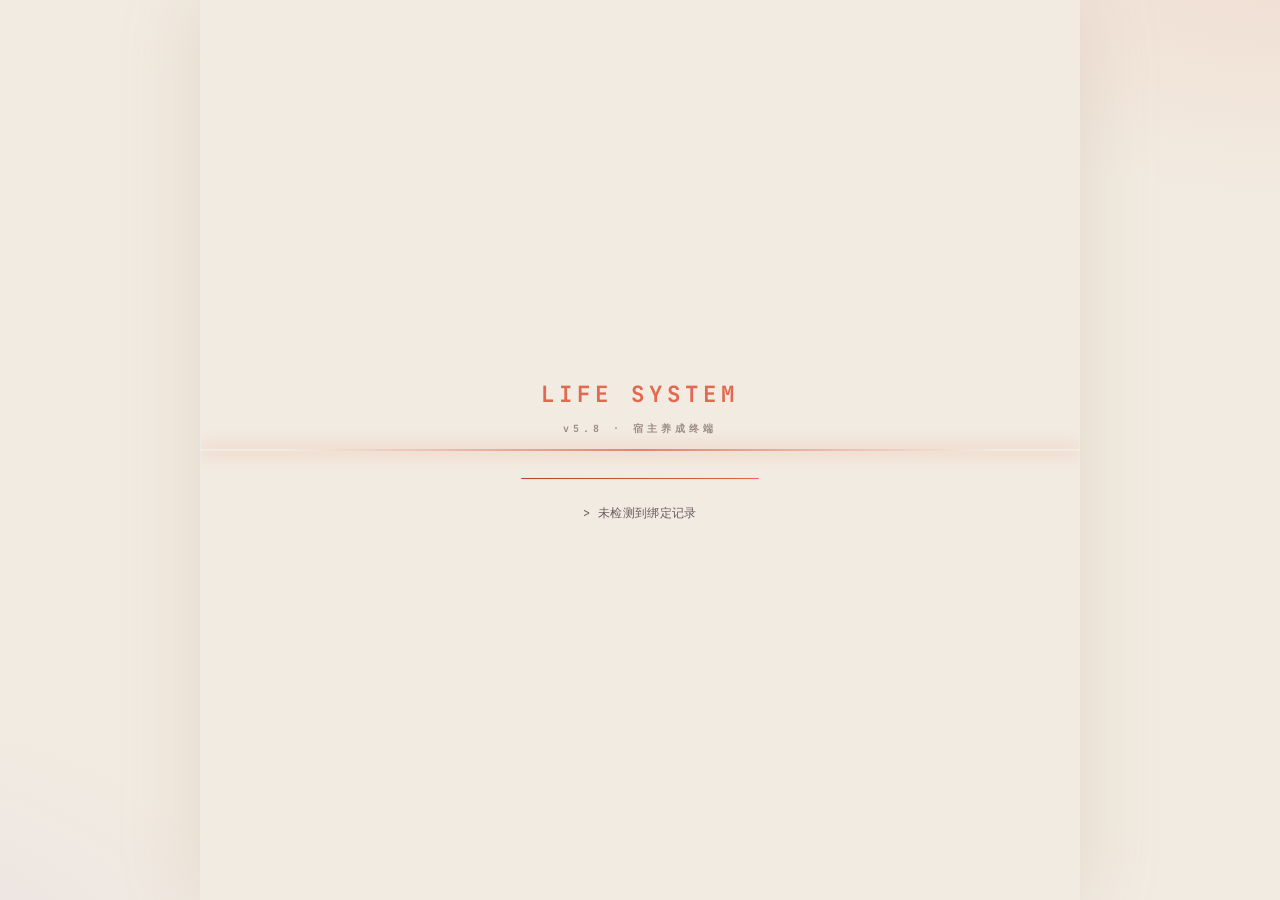
<file: index.html>
﻿<!DOCTYPE html>
<html lang="zh-CN" data-theme="fresh">
<head>
<meta charset="UTF-8">
<meta name="viewport" content="width=device-width, initial-scale=1.0, maximum-scale=5.0">
<meta name="description" content="人生养成系统 — 以 RPG 方式管理你的属性、技能、任务与资产，让每一天的成长清晰可见。">
<meta property="og:type" content="website">
<meta property="og:title" content="人生养成系统 — 把人生玩成一场值得通关的游戏">
<meta property="og:description" content="属性 / 技能 / 任务 / 资产，36500 天人生进度条。数据 100% 本地，无账号无广告，可安装为 App 离线使用。">
<meta property="og:image" content="https://carllynn.github.io/life-system/icon-512.png">
<meta property="og:url" content="https://carllynn.github.io/life-system/">
<meta name="twitter:card" content="summary">
<meta name="theme-color" content="#0b1220">
<meta name="mobile-web-app-capable" content="yes">
<meta name="apple-mobile-web-app-capable" content="yes">
<meta name="apple-mobile-web-app-status-bar-style" content="black-translucent">
<meta name="apple-mobile-web-app-title" content="人生养成系统">
<link rel="manifest" href="manifest.webmanifest">
<link rel="icon" type="image/png" href="icon-192.png">
<link rel="apple-touch-icon" href="icon-192.png">
<title>人生养成系统 v5.8</title>
<link rel="preconnect" href="https://fonts.googleapis.com">
<link rel="preconnect" href="https://fonts.gstatic.com" crossorigin>
<link href="https://fonts.googleapis.com/css2?family=Noto+Serif+SC:wght@400;600;900&family=Noto+Sans+SC:wght@300;400;500;700&family=JetBrains+Mono:wght@400;500;700&display=swap" rel="stylesheet">
<link rel="stylesheet" href="style.css">
<link rel="stylesheet" href="theme.css">
</head>
<body>
<div id="app">
  <!-- ===== 加载屏 ===== -->
  <div id="screen-loading" class="screen active">
    <div class="loading-scan"></div>
    <div class="loading-logo">LIFE SYSTEM<span class="version" id="loading-version">v5.8 · 宿主养成终端</span></div>
    <div class="loading-bar-wrap"><div class="loading-bar" id="loading-bar"></div></div>
    <div class="loading-log" id="loading-log"></div>
  </div>

  <!-- ===== 绑定流程 ===== -->
  <div id="screen-binding" class="screen">
    <div class="binding-progress" id="binding-progress">
      <div class="binding-progress-dot active"></div>
      <div class="binding-progress-dot"></div>
      <div class="binding-progress-dot"></div>
      <div class="binding-progress-dot"></div>
    </div>
    <div class="binding-step active" data-step="1">
      <div class="notice-container">
        <div class="notice-label">须知 一</div>
        <h2 class="notice-title">宿主的终极目标</h2>
        <div class="notice-body"><p>宿主的终极目标是身为人类，在自身条件的限制下，以<strong>利益最大化</strong>为前提，朝着<strong>自由、健康、幸福、快乐</strong>的生活前进。</p></div>
      </div>
      <div class="binding-action"><button class="btn btn-primary btn-block" onclick="LS.bindingNext(1)">理解并继续</button></div>
    </div>
    <div class="binding-step" data-step="2">
      <div class="notice-container">
        <div class="notice-label">须知 二</div>
        <h2 class="notice-title">终点</h2>
        <div class="notice-body"><p>无论贵贱，人生的终点就是死亡。每个人具有<strong>相同的终点</strong>。</p><p>人的一生只有 <span class="stat">36,500</span> 天。</p><p>真正可由自身支配的时间<strong>不足三分之一</strong>。</p><p>所以，宿主要以利益最大化的方式，追求<strong>本心</strong>。</p></div>
      </div>
      <div class="binding-action"><button class="btn btn-primary btn-block" onclick="LS.bindingNext(2)">理解并继续</button></div>
    </div>
    <div class="binding-step" data-step="3">
      <div class="notice-container">
        <div class="notice-label">须知 三</div>
        <h2 class="notice-title">确认绑定</h2>
        <div class="notice-body"><p>若宿主同意并能<strong>坚决贯彻并行动</strong>以上两点须知，请确定。</p><p>系统开始绑定。</p></div>
      </div>
      <div class="binding-action"><button class="btn btn-primary btn-block" onclick="LS.goToBindingForm()">确认绑定</button></div>
    </div>
    <div class="binding-step" data-step="4">
      <div class="notice-container">
        <div class="notice-label">绑定流程</div>
        <h2 class="notice-title">宿主信息录入</h2>
        <div class="notice-body" style="margin-bottom:8px"><p>确定宿主基础信息，系统将生成属性与技能面板。</p></div>
        <div class="form-group"><label class="form-label">姓名</label><input type="text" class="form-input" id="input-name" placeholder="输入宿主姓名" maxlength="20"></div>
        <div class="form-group"><label class="form-label">性别</label>
          <div class="gender-select">
            <div class="gender-option" data-gender="男" onclick="LS.selectGender('男')">男</div>
            <div class="gender-option" data-gender="女" onclick="LS.selectGender('女')">女</div>
          </div>
        </div>
        <div class="form-row">
          <div class="form-group"><label class="form-label">年龄</label><input type="number" class="form-input" id="input-age" placeholder="岁" min="1" max="150"></div>
          <div class="form-group"><label class="form-label">身高 (cm)</label><input type="number" class="form-input" id="input-height" placeholder="cm" min="50" max="300"></div>
        </div>
        <div class="form-group"><label class="form-label">体重 (kg)</label><input type="number" class="form-input" id="input-weight" placeholder="kg" min="10" max="500"></div>
      </div>
      <div class="binding-action"><button class="btn btn-primary btn-block" onclick="LS.completeBinding()">完成绑定</button></div>
    </div>
  </div>

  <!-- ===== 主界面 ===== -->
  <div id="screen-main" class="screen">
    <header class="app-header">
      <div>
        <div class="app-header-title" id="header-title">人生养成系统 <span>v5.8</span></div>
        <div class="app-header-sub" id="header-sub">SYSTEM CORE</div>
      </div>
      <div class="app-header-actions">
        <button class="btn-icon" id="settings-btn" onclick="LS.toggleSettings()" title="设置"><svg width="17" height="17" viewBox="0 0 24 24" fill="none" stroke="currentColor" stroke-width="2" stroke-linecap="round" stroke-linejoin="round"><circle cx="12" cy="12" r="3"/><path d="M19.4 15a1.65 1.65 0 0 0 .33 1.82l.06.06a2 2 0 0 1 0 2.83 2 2 0 0 1-2.83 0l-.06-.06a1.65 1.65 0 0 0-1.82-.33 1.65 1.65 0 0 0-1 1.51V21a2 2 0 0 1-2 2 2 2 0 0 1-2-2v-.09A1.65 1.65 0 0 0 9 19.4a1.65 1.65 0 0 0-1.82.33l-.06.06a2 2 0 0 1-2.83 0 2 2 0 0 1 0-2.83l.06-.06a1.65 1.65 0 0 0 .33-1.82 1.65 1.65 0 0 0-1.51-1H3a2 2 0 0 1-2-2 2 2 0 0 1 2-2h.09A1.65 1.65 0 0 0 4.6 9a1.65 1.65 0 0 0-.33-1.82l-.06-.06a2 2 0 0 1 0-2.83 2 2 0 0 1 2.83 0l.06.06a1.65 1.65 0 0 0 1.82.33H9a1.65 1.65 0 0 0 1-1.51V3a2 2 0 0 1 2-2 2 2 0 0 1 2 2v.09a1.65 1.65 0 0 0 1 1.51 1.65 1.65 0 0 0 1.82-.33l.06-.06a2 2 0 0 1 2.83 0 2 2 0 0 1 0 2.83l-.06.06a1.65 1.65 0 0 0-.33 1.82V9a1.65 1.65 0 0 0 1.51 1H21a2 2 0 0 1 2 2 2 2 0 0 1-2 2h-.09a1.65 1.65 0 0 0-1.51 1z"/></svg></button>
        <button class="pro-badge" id="pro-badge">升级 PRO</button>
      </div>
    </header>
    <div class="app-content">
      <section id="view-system" class="view active"><div id="system-content"></div></section>
      <section id="view-tasks" class="view"><div id="tasks-content"></div></section>
      <section id="view-assets" class="view"><div id="assets-content"></div></section>
      <section id="view-stats" class="view"><div id="stats-content"></div></section>
      <section id="view-health" class="view"><div id="health-content"></div></section>
      <section id="view-library" class="view"><div id="library-content"></div></section>
      <section id="view-settings" class="view"><div id="settings-content"></div></section>
    </div>
  </div>
</div>

<!-- 底部导航（移出 #app，避免主题 backdrop-filter 影响 fixed 定位） -->
<nav class="app-nav" id="app-nav">
  <button class="nav-item active" data-view="system" onclick="LS.switchView('system')"><svg viewBox="0 0 24 24" fill="none" stroke="currentColor" stroke-width="1.8" stroke-linecap="round" stroke-linejoin="round"><path d="M3 11l9-8 9 8"/><path d="M5 10v10h14V10"/></svg><span>今日</span></button>
  <button class="nav-item" data-view="tasks" onclick="LS.switchView('tasks')"><svg viewBox="0 0 24 24" fill="none" stroke="currentColor" stroke-width="1.8" stroke-linecap="round" stroke-linejoin="round"><rect x="3" y="4" width="18" height="18" rx="2"/><path d="M16 2v4M8 2v4M3 10h18"/></svg><span>日程</span></button>
  <button class="nav-item" data-view="assets" onclick="LS.switchView('assets')"><svg viewBox="0 0 24 24" fill="none" stroke="currentColor" stroke-width="1.8" stroke-linecap="round" stroke-linejoin="round"><path d="M12 2v20"/><path d="M17 5H9.5a3.5 3.5 0 0 0 0 7h5a3.5 3.5 0 0 1 0 7H6"/></svg><span>账本</span></button>
  <button class="nav-item" data-view="stats" onclick="LS.switchView('stats')"><svg viewBox="0 0 24 24" fill="none" stroke="currentColor" stroke-width="1.8" stroke-linecap="round" stroke-linejoin="round"><path d="M18 20V10"/><path d="M12 20V4"/><path d="M6 20v-6"/></svg><span>统计</span></button>
  <button class="nav-item" data-view="health" onclick="LS.switchView('health')"><svg viewBox="0 0 24 24" fill="none" stroke="currentColor" stroke-width="1.8" stroke-linecap="round" stroke-linejoin="round"><path d="M22 12h-4l-3 9L9 3l-3 9H2"/></svg><span>健康</span></button>
  <button class="nav-item" data-view="library" onclick="LS.switchView('library')"><svg viewBox="0 0 24 24" fill="none" stroke="currentColor" stroke-width="1.8" stroke-linecap="round" stroke-linejoin="round"><path d="M19 21l-7-5-7 5V5a2 2 0 0 1 2-2h10a2 2 0 0 1 2 2z"/></svg><span>收藏</span></button>
</nav>

<!-- ===== 弹窗 / Toast / 确认 / 文件输入 ===== -->
<div class="modal-overlay" id="modal-overlay">
  <div class="modal" id="modal">
    <div class="modal-handle"></div>
    <button class="modal-close" onclick="LS.closeModal()">&times;</button>
    <div id="modal-body"></div>
  </div>
</div>
<div class="toast-container" id="toast-container"></div>
<div class="install-banner hidden" id="install-banner">
  <div class="ib-icon">📱</div>
  <div class="ib-text"><b>把系统装进手机</b><br>添加「人生养成系统」到主屏幕，随时打开</div>
  <button class="btn btn-primary btn-sm" id="install-btn">安装</button>
  <div class="ib-close" onclick="LS.dismissInstallBanner()">&times;</div>
</div>
<canvas id="confetti-canvas"></canvas>
<div class="confirm-overlay" id="confirm-overlay">
  <div class="confirm-dialog">
    <div class="confirm-title" id="confirm-title"></div>
    <div class="confirm-body" id="confirm-body"></div>
    <div class="confirm-actions">
      <button class="btn btn-ghost" id="confirm-cancel">取消</button>
      <button class="btn btn-primary" id="confirm-ok">确认</button>
    </div>
  </div>
</div>
<input type="file" id="import-file-input" accept=".json" style="display:none" onchange="LS.importData(event)">

<!-- ===== 模块加载（顺序依赖） ===== -->
<script src="core.js"></script>
<script src="state.js"></script>
<script src="ui.js"></script>
<script src="boot.js"></script>
<script src="system.js"></script>
<script src="skills.js"></script>
<script src="tasks.js"></script>
<script src="assets.js"></script>
<script src="stats.js"></script>
<script src="premium.js"></script>
<script src="templates.js"></script>
<script src="report.js"></script>
<script src="today.js"></script>
<script src="theme.js"></script>
<script src="license.js"></script>
<script src="pay.js"></script>
<script src="share.js"></script>
<script src="notify.js"></script>
<script src="install.js"></script>
<script src="focus.js"></script>
<script src="health.js"></script>
<script src="library.js"></script>
<script src="settings.js"></script>
<script src="app.js"></script>
<script>
  // 注册 Service Worker（PWA 离线支持）
  if ('serviceWorker' in navigator) {
    window.addEventListener('load', function () {
      navigator.serviceWorker.register('sw.js').catch(function (err) {
        console.warn('[PWA] SW 注册失败:', err);
      });
    });
  }
</script>
</body>
</html>
</file>
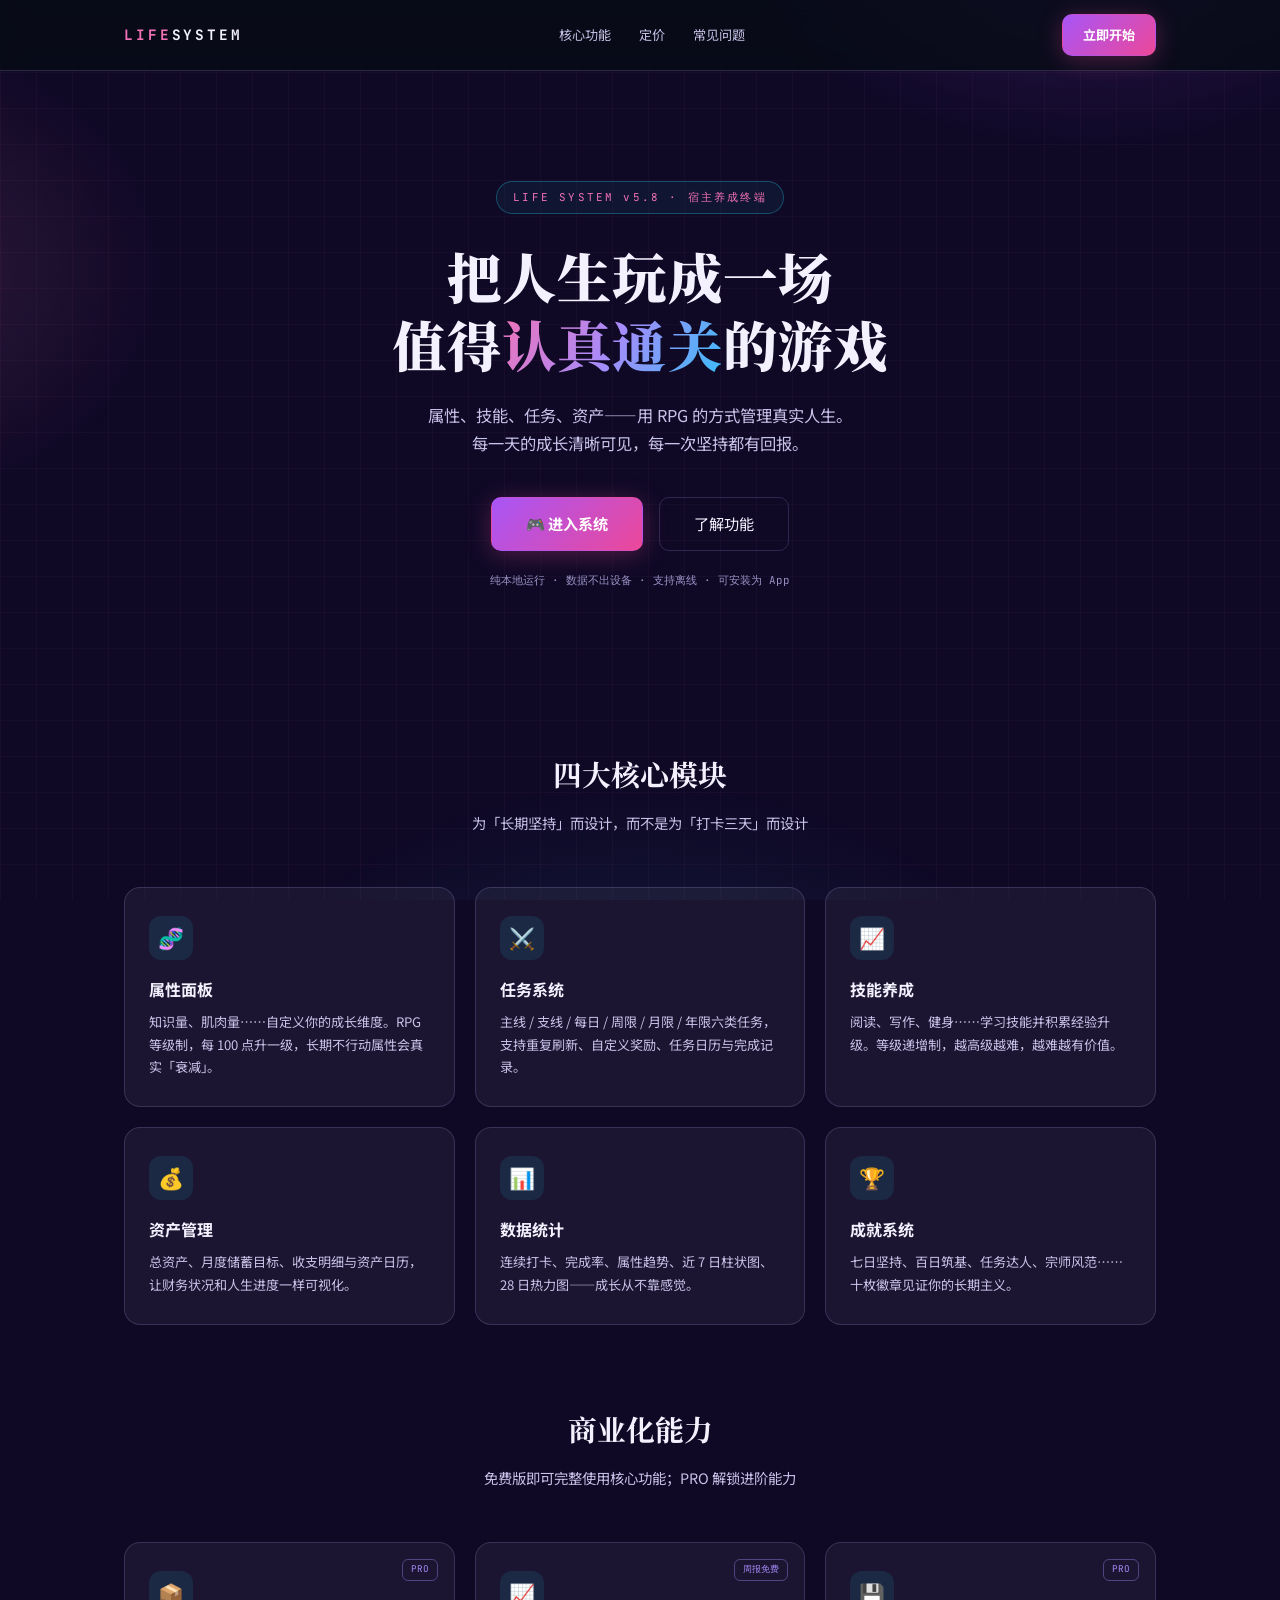
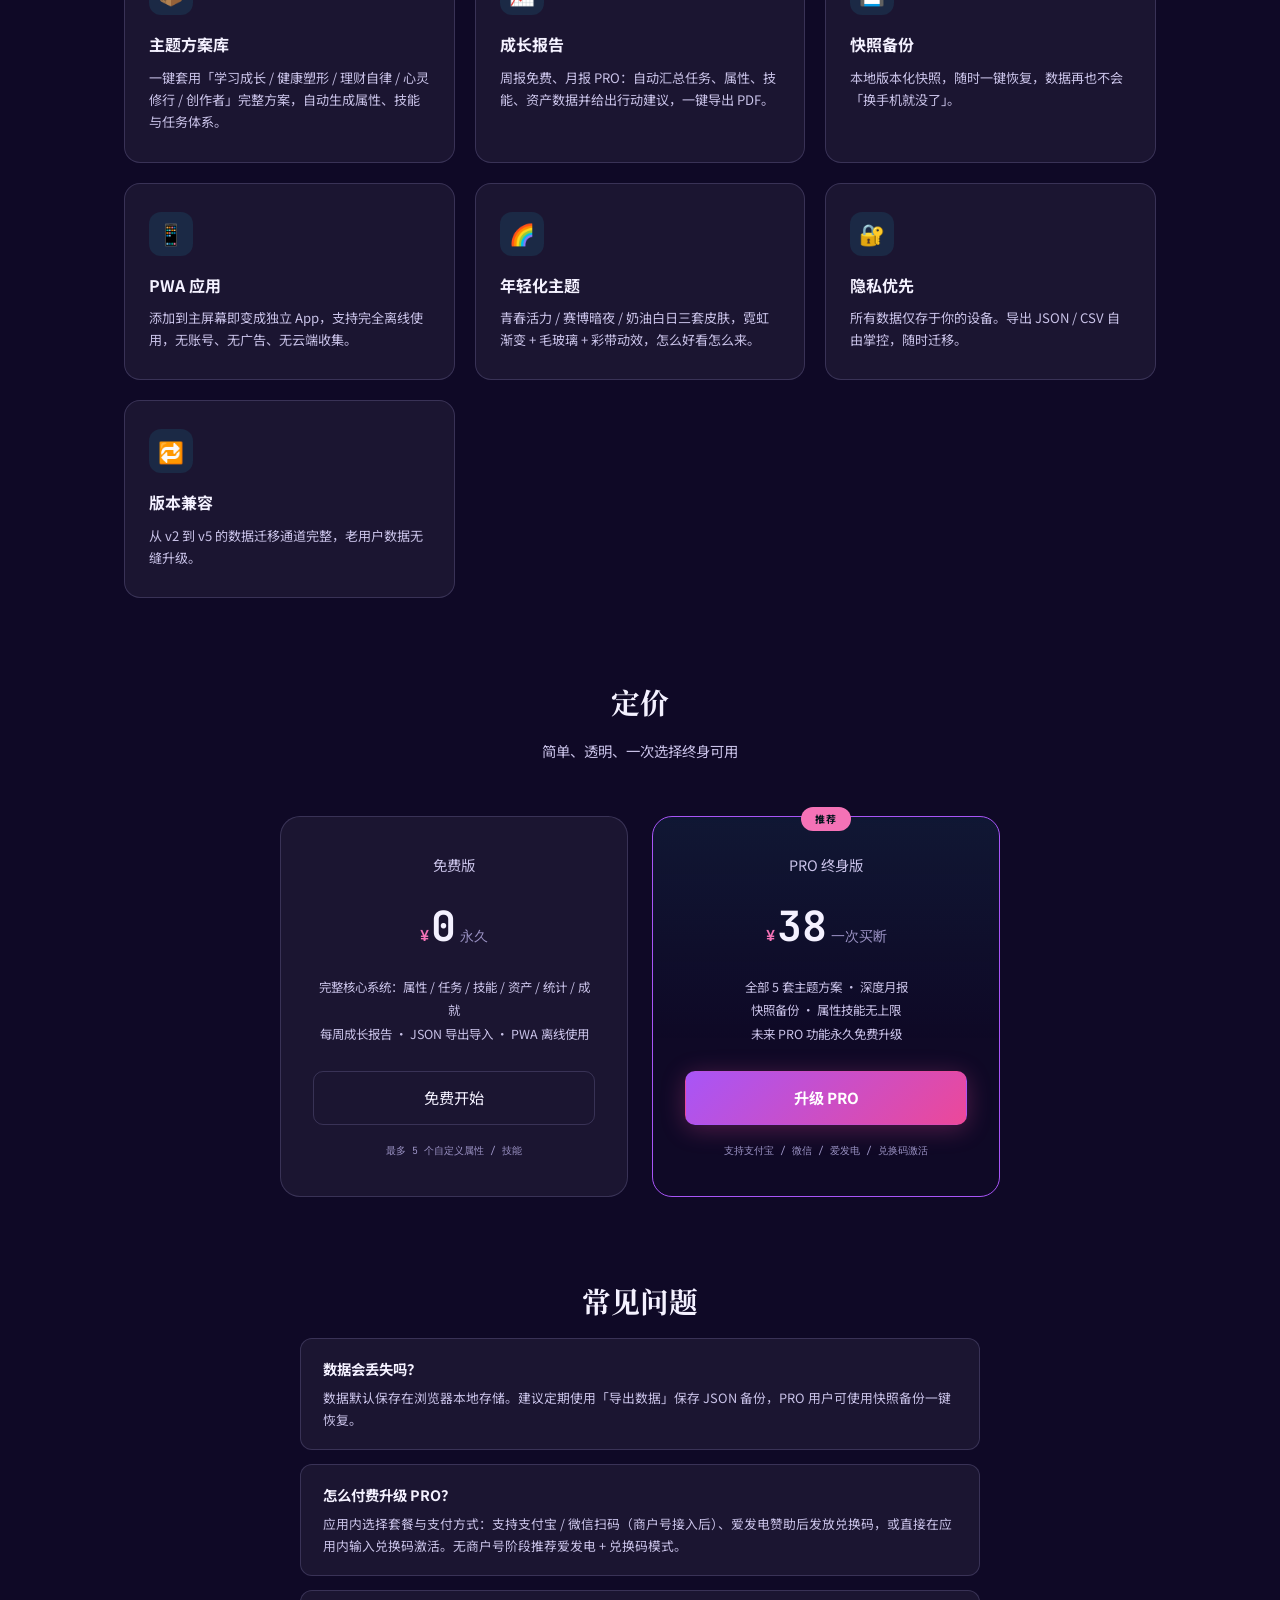
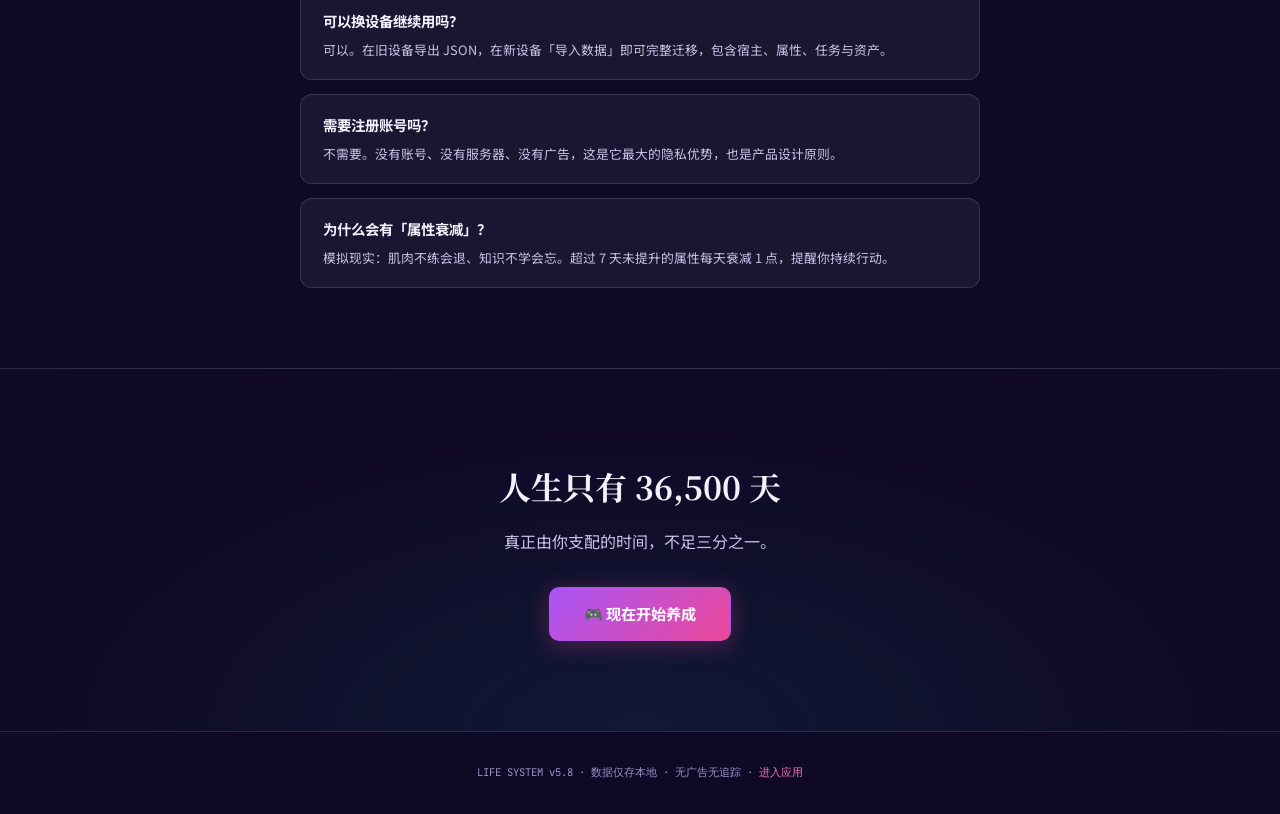
<file: landing.html>
﻿<!DOCTYPE html>
<html lang="zh-CN">
<head>
<meta charset="UTF-8">
<meta name="viewport" content="width=device-width, initial-scale=1.0">
<meta name="description" content="人生养成系统 — 以 RPG 方式管理属性、技能、任务与资产的人生成长终端。数据仅存本地，隐私安全，可离线使用。">
<meta property="og:type" content="website">
<meta property="og:title" content="人生养成系统 — 把人生玩成一场值得通关的游戏">
<meta property="og:description" content="属性 / 技能 / 任务 / 资产 + 36500 天人生进度条。免费开玩，PRO 终身买断 ¥38，一次付费永久使用。">
<meta property="og:image" content="https://carllynn.github.io/life-system/icon-512.png">
<meta property="og:url" content="https://carllynn.github.io/life-system/landing.html">
<meta name="twitter:card" content="summary_large_image">
<title>人生养成系统 — 把人生玩成一场值得通关的游戏</title>
<link rel="preconnect" href="https://fonts.googleapis.com">
<link rel="preconnect" href="https://fonts.gstatic.com" crossorigin>
<link href="https://fonts.googleapis.com/css2?family=Noto+Serif+SC:wght@400;600;900&family=Noto+Sans+SC:wght@300;400;500;700&family=JetBrains+Mono:wght@400;500;700&display=swap" rel="stylesheet">
<link rel="icon" type="image/png" href="icon-192.png">
<style>
:root{
  --bg:#0f0926; --bg-deep:#0f0926; --surface:rgba(255,255,255,.05);
  --border:rgba(196,181,253,.18); --text:#f4f1ff; --muted:#c9c2e8; --faint:#9b92c4;
  --accent:#f472b6; --accent-dim:#a855f7; --violet:#a78bfa;
  --serif:'Noto Serif SC','Songti SC',serif; --sans:'Noto Sans SC',sans-serif; --mono:'JetBrains Mono',monospace;
}
*{box-sizing:border-box;margin:0;padding:0}
html{scroll-behavior:smooth}
body{font-family:var(--sans);background:var(--bg-deep);color:var(--text);line-height:1.7;-webkit-font-smoothing:antialiased;overflow-x:hidden}
body::before{content:'';position:fixed;inset:0;background:
  radial-gradient(600px 400px at 85% -10%, rgba(168,85,247,.22), transparent 60%),
  radial-gradient(500px 400px at -10% 30%, rgba(244,114,182,.16), transparent 60%),
  radial-gradient(700px 500px at 50% 120%, rgba(56,189,248,.12), transparent 60%),
  linear-gradient(rgba(244,114,182,.04) 1px,transparent 1px),linear-gradient(90deg,rgba(244,114,182,.04) 1px,transparent 1px);
  background-size:auto,auto,auto,36px 36px,36px 36px;pointer-events:none;z-index:0}
.wrap{position:relative;z-index:1;max-width:1080px;margin:0 auto;padding:0 24px}

/* Nav */
nav{position:sticky;top:0;z-index:50;backdrop-filter:blur(12px);background:rgba(7,12,22,.8);border-bottom:1px solid var(--border)}
.nav-inner{max-width:1080px;margin:0 auto;padding:14px 24px;display:flex;align-items:center;justify-content:space-between}
.logo{font-family:var(--mono);font-weight:700;letter-spacing:.2em;color:var(--accent);font-size:.9rem}
.logo b{color:var(--text)}
.nav-links{display:flex;gap:28px;font-size:.82rem}
.nav-links a{color:var(--muted);text-decoration:none;transition:color .2s}
.nav-links a:hover{color:var(--accent)}
.btn{display:inline-block;font-family:var(--sans);font-size:.82rem;padding:9px 20px;border-radius:10px;text-decoration:none;transition:all .25s;cursor:pointer;border:1px solid transparent}
.btn-primary{background:linear-gradient(135deg,#a855f7,#ec4899);color:#fff;font-weight:700;box-shadow:0 4px 24px rgba(236,72,153,.30)}
.btn-primary:hover{transform:translateY(-1px);box-shadow:0 8px 32px rgba(34,211,238,.35)}
.btn-ghost{border-color:var(--border);color:var(--text)}
.btn-ghost:hover{border-color:var(--accent-dim);color:var(--accent)}
.btn-lg{padding:13px 34px;font-size:.95rem}

/* Hero */
.hero{padding:110px 0 80px;text-align:center}
.hero-badge{display:inline-block;font-family:var(--mono);font-size:.68rem;letter-spacing:.2em;color:var(--accent);border:1px solid rgba(34,211,238,.3);background:rgba(34,211,238,.06);border-radius:999px;padding:6px 16px;margin-bottom:28px}
.hero h1{font-family:var(--serif);font-size:clamp(2rem,5.2vw,3.4rem);font-weight:900;line-height:1.25;letter-spacing:.02em}
.hero h1 em{font-style:normal;background:linear-gradient(120deg,#f472b6,#a78bfa,#38bdf8);-webkit-background-clip:text;background-clip:text;color:transparent}
.hero-sub{max-width:640px;margin:24px auto 40px;color:var(--muted);font-size:1.02rem}
.hero-cta{display:flex;gap:16px;justify-content:center;flex-wrap:wrap}
.hero-note{font-family:var(--mono);font-size:.68rem;color:var(--faint);margin-top:20px}

/* Feature grid */
.section{padding:80px 0}
.section-title{font-family:var(--serif);font-size:1.8rem;font-weight:700;text-align:center;margin-bottom:12px}
.section-sub{text-align:center;color:var(--muted);font-size:.9rem;margin-bottom:52px}
.grid{display:grid;grid-template-columns:repeat(3,1fr);gap:20px}
.card{background:var(--surface);border:1px solid var(--border);border-radius:16px;padding:28px 24px;transition:all .3s;position:relative;overflow:hidden}
.card:hover{transform:translateY(-4px);border-color:rgba(34,211,238,.4);box-shadow:0 12px 40px rgba(34,211,238,.08)}
.card-icon{width:44px;height:44px;border-radius:12px;background:rgba(34,211,238,.1);display:flex;align-items:center;justify-content:center;font-size:1.3rem;margin-bottom:16px}
.card h3{font-size:1rem;margin-bottom:8px}
.card p{font-size:.82rem;color:var(--muted)}
.card-tag{position:absolute;top:16px;right:16px;font-family:var(--mono);font-size:.58rem;color:var(--violet);border:1px solid rgba(167,139,250,.4);border-radius:6px;padding:2px 8px}

/* Pricing */
.pricing-grid{display:grid;grid-template-columns:1fr 1fr;gap:24px;max-width:720px;margin:0 auto}
.price-card{background:var(--surface);border:1px solid var(--border);border-radius:20px;padding:36px 32px;text-align:center;position:relative}
.price-card.featured{border-color:var(--accent-dim);background:linear-gradient(180deg,rgba(34,211,238,.07),transparent 60%)}
.price-tag{position:absolute;top:-10px;left:50%;transform:translateX(-50%);background:var(--accent);color:#03141c;font-size:.62rem;font-weight:700;letter-spacing:.1em;border-radius:999px;padding:4px 14px}
.price-name{font-size:.9rem;color:var(--muted);margin-bottom:14px}
.price-num{font-family:var(--mono);font-size:2.6rem;font-weight:700}
.price-num small{font-size:.95rem;color:var(--accent);margin-right:2px}
.price-num span{font-size:.85rem;color:var(--faint);font-weight:400;margin-left:4px}
.price-desc{font-size:.78rem;color:var(--muted);margin:14px 0 24px;line-height:1.9}
.price-note{font-size:.62rem;color:var(--faint);margin-top:18px;font-family:var(--mono)}

/* FAQ */
.faq{max-width:680px;margin:0 auto;display:flex;flex-direction:column;gap:14px}
.faq-item{background:var(--surface);border:1px solid var(--border);border-radius:12px;padding:18px 22px}
.faq-item h4{font-size:.9rem;margin-bottom:6px;color:var(--text)}
.faq-item p{font-size:.8rem;color:var(--muted)}

/* Footer CTA */
.cta-band{text-align:center;padding:90px 0;border-top:1px solid var(--border);background:radial-gradient(600px 300px at 50% 100%,rgba(34,211,238,.08),transparent)}
.cta-band h2{font-family:var(--serif);font-size:2rem;margin-bottom:14px}
.cta-band p{color:var(--muted);margin-bottom:32px}
footer{padding:32px 0;text-align:center;font-family:var(--mono);font-size:.66rem;color:var(--faint);border-top:1px solid var(--border)}
@media(max-width:820px){
  .grid{grid-template-columns:1fr}
  .pricing-grid{grid-template-columns:1fr}
  .nav-links{display:none}
  .hero{padding:80px 0 60px}
}
</style>
</head>
<body>
<nav>
  <div class="nav-inner">
    <div class="logo">LIFE<b>SYSTEM</b></div>
    <div class="nav-links">
      <a href="#features">核心功能</a><a href="#pricing">定价</a><a href="#faq">常见问题</a>
    </div>
    <a href="index.html" class="btn btn-primary">立即开始</a>
  </div>
</nav>

<header class="hero wrap">
  <div class="hero-badge">LIFE SYSTEM v5.8 · 宿主养成终端</div>
  <h1>把人生玩成一场<br>值得<em>认真通关</em>的游戏</h1>
  <p class="hero-sub">属性、技能、任务、资产——用 RPG 的方式管理真实人生。<br>每一天的成长清晰可见，每一次坚持都有回报。</p>
  <div class="hero-cta">
    <a href="index.html" class="btn btn-primary btn-lg">🎮 进入系统</a>
    <a href="#features" class="btn btn-ghost btn-lg">了解功能</a>
  </div>
  <div class="hero-note">纯本地运行 · 数据不出设备 · 支持离线 · 可安装为 App</div>
</header>

<section class="section" id="features">
  <div class="wrap">
    <h2 class="section-title">四大核心模块</h2>
    <p class="section-sub">为「长期坚持」而设计，而不是为「打卡三天」而设计</p>
    <div class="grid">
      <div class="card"><div class="card-icon">🧬</div><h3>属性面板</h3><p>知识量、肌肉量……自定义你的成长维度。RPG 等级制，每 100 点升一级，长期不行动属性会真实「衰减」。</p></div>
      <div class="card"><div class="card-icon">⚔️</div><h3>任务系统</h3><p>主线 / 支线 / 每日 / 周限 / 月限 / 年限六类任务，支持重复刷新、自定义奖励、任务日历与完成记录。</p></div>
      <div class="card"><div class="card-icon">📈</div><h3>技能养成</h3><p>阅读、写作、健身……学习技能并积累经验升级。等级递增制，越高级越难，越难越有价值。</p></div>
      <div class="card"><div class="card-icon">💰</div><h3>资产管理</h3><p>总资产、月度储蓄目标、收支明细与资产日历，让财务状况和人生进度一样可视化。</p></div>
      <div class="card"><div class="card-icon">📊</div><h3>数据统计</h3><p>连续打卡、完成率、属性趋势、近 7 日柱状图、28 日热力图——成长从不靠感觉。</p></div>
      <div class="card"><div class="card-icon">🏆</div><h3>成就系统</h3><p>七日坚持、百日筑基、任务达人、宗师风范……十枚徽章见证你的长期主义。</p></div>
    </div>
  </div>
</section>

<section class="section" style="padding-top:0">
  <div class="wrap">
    <h2 class="section-title">商业化能力</h2>
    <p class="section-sub">免费版即可完整使用核心功能；PRO 解锁进阶能力</p>
    <div class="grid">
      <div class="card"><div class="card-icon">📦</div><h3>主题方案库</h3><p>一键套用「学习成长 / 健康塑形 / 理财自律 / 心灵修行 / 创作者」完整方案，自动生成属性、技能与任务体系。<span class="card-tag">PRO</span></p></div>
      <div class="card"><div class="card-icon">📈</div><h3>成长报告</h3><p>周报免费、月报 PRO：自动汇总任务、属性、技能、资产数据并给出行动建议，一键导出 PDF。<span class="card-tag">周报免费</span></p></div>
      <div class="card"><div class="card-icon">💾</div><h3>快照备份</h3><p>本地版本化快照，随时一键恢复，数据再也不会「换手机就没了」。<span class="card-tag">PRO</span></p></div>
      <div class="card"><div class="card-icon">📱</div><h3>PWA 应用</h3><p>添加到主屏幕即变成独立 App，支持完全离线使用，无账号、无广告、无云端收集。</p></div>
      <div class="card"><div class="card-icon">🌈</div><h3>年轻化主题</h3><p>青春活力 / 赛博暗夜 / 奶油白日三套皮肤，霓虹渐变 + 毛玻璃 + 彩带动效，怎么好看怎么来。</p></div>
      <div class="card"><div class="card-icon">🔐</div><h3>隐私优先</h3><p>所有数据仅存于你的设备。导出 JSON / CSV 自由掌控，随时迁移。</p></div>
      <div class="card"><div class="card-icon">🔁</div><h3>版本兼容</h3><p>从 v2 到 v5 的数据迁移通道完整，老用户数据无缝升级。</p></div>
    </div>
  </div>
</section>

<section class="section" id="pricing" style="padding-top:0">
  <div class="wrap">
    <h2 class="section-title">定价</h2>
    <p class="section-sub">简单、透明、一次选择终身可用</p>
    <div class="pricing-grid">
      <div class="price-card">
        <div class="price-name">免费版</div>
        <div class="price-num"><small>¥</small>0<span>永久</span></div>
        <p class="price-desc">完整核心系统：属性 / 任务 / 技能 / 资产 / 统计 / 成就<br>每周成长报告 · JSON 导出导入 · PWA 离线使用</p>
        <a href="index.html" class="btn btn-ghost btn-lg" style="width:100%">免费开始</a>
        <div class="price-note">最多 5 个自定义属性 / 技能</div>
      </div>
      <div class="price-card featured">
        <div class="price-tag">推荐</div>
        <div class="price-name">PRO 终身版</div>
        <div class="price-num"><small>¥</small>38<span>一次买断</span></div>
        <p class="price-desc">全部 5 套主题方案 · 深度月报<br>快照备份 · 属性技能无上限<br>未来 PRO 功能永久免费升级</p>
        <a href="index.html" class="btn btn-primary btn-lg" style="width:100%">升级 PRO</a>
        <div class="price-note">支持支付宝 / 微信 / 爱发电 / 兑换码激活</div>
      </div>
    </div>
  </div>
</section>

<section class="section" id="faq" style="padding-top:0">
  <div class="wrap">
    <h2 class="section-title">常见问题</h2>
    <div class="faq">
      <div class="faq-item"><h4>数据会丢失吗？</h4><p>数据默认保存在浏览器本地存储。建议定期使用「导出数据」保存 JSON 备份，PRO 用户可使用快照备份一键恢复。</p></div>
      <div class="faq-item"><h4>怎么付费升级 PRO？</h4><p>应用内选择套餐与支付方式：支持支付宝 / 微信扫码（商户号接入后）、爱发电赞助后发放兑换码，或直接在应用内输入兑换码激活。无商户号阶段推荐爱发电 + 兑换码模式。</p></div>
      <div class="faq-item"><h4>可以换设备继续用吗？</h4><p>可以。在旧设备导出 JSON，在新设备「导入数据」即可完整迁移，包含宿主、属性、任务与资产。</p></div>
      <div class="faq-item"><h4>需要注册账号吗？</h4><p>不需要。没有账号、没有服务器、没有广告，这是它最大的隐私优势，也是产品设计原则。</p></div>
      <div class="faq-item"><h4>为什么会有「属性衰减」？</h4><p>模拟现实：肌肉不练会退、知识不学会忘。超过 7 天未提升的属性每天衰减 1 点，提醒你持续行动。</p></div>
    </div>
  </div>
</section>

<div class="cta-band">
  <div class="wrap">
    <h2>人生只有 36,500 天</h2>
    <p>真正由你支配的时间，不足三分之一。</p>
    <a href="index.html" class="btn btn-primary btn-lg">🎮 现在开始养成</a>
  </div>
</div>

<footer>LIFE SYSTEM v5.8 · 数据仅存本地 · 无广告无追踪 · <a href="index.html" style="color:var(--accent);text-decoration:none">进入应用</a></footer>
</body>
</html>
</file>
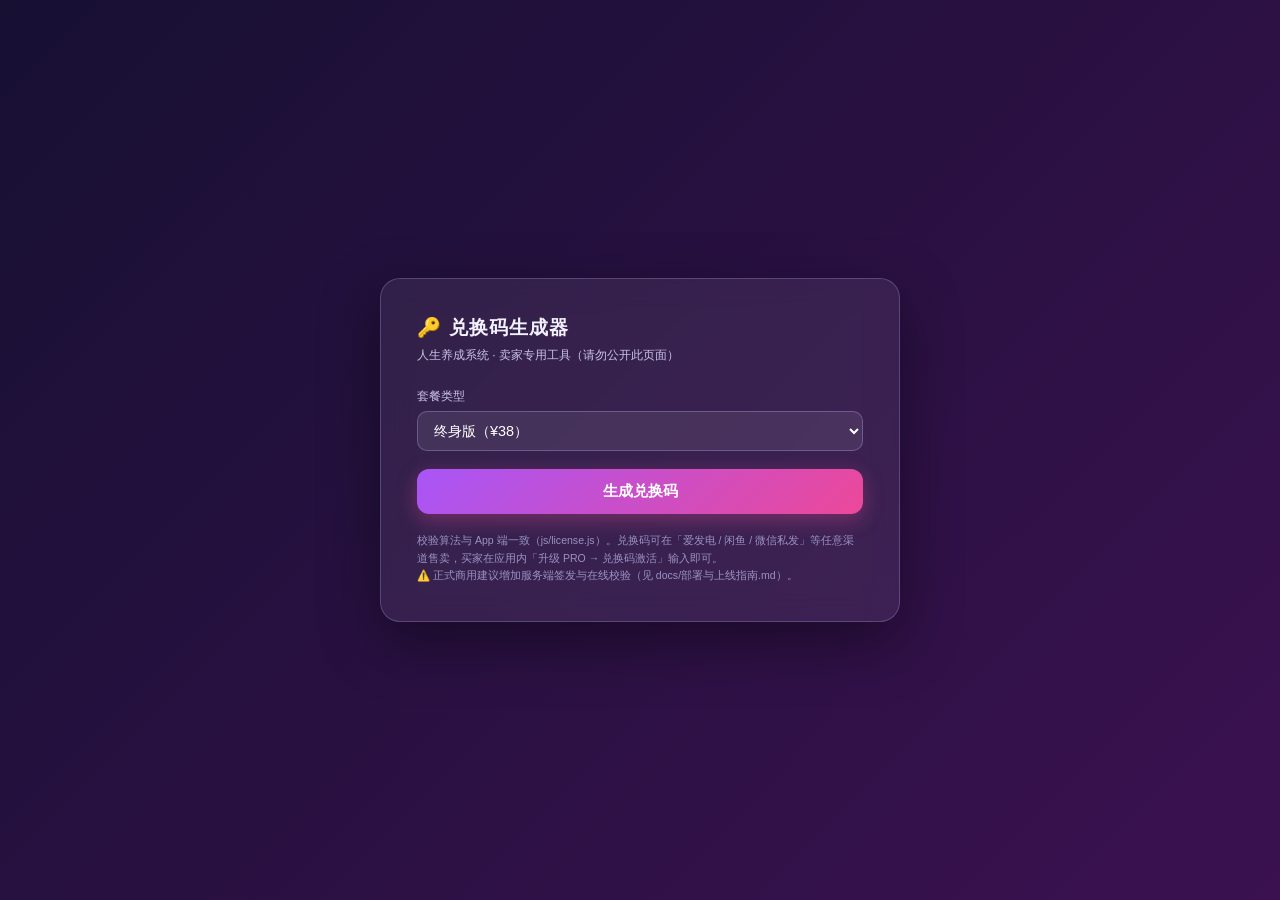
<file: license.html>
<!DOCTYPE html>
<html lang="zh-CN">
<head>
<meta charset="UTF-8">
<meta name="viewport" content="width=device-width, initial-scale=1.0">
<title>兑换码生成器 · 人生养成系统（卖家工具）</title>
<style>
*{box-sizing:border-box;margin:0;padding:0}
body{font-family:'Noto Sans SC','Microsoft YaHei',sans-serif;background:linear-gradient(135deg,#171033,#3b1150);min-height:100vh;display:flex;align-items:center;justify-content:center;padding:24px;color:#f4f1ff}
.card{background:rgba(255,255,255,.07);backdrop-filter:blur(14px);border:1px solid rgba(196,181,253,.25);border-radius:20px;padding:36px;width:100%;max-width:520px;box-shadow:0 20px 60px rgba(0,0,0,.4)}
h1{font-size:1.2rem;margin-bottom:6px;letter-spacing:.06em}
.sub{font-size:.75rem;color:#c9c2e8;margin-bottom:24px}
label{display:block;font-size:.75rem;color:#c9c2e8;margin:14px 0 6px}
select,input{width:100%;padding:10px 12px;border-radius:10px;border:1px solid rgba(196,181,253,.3);background:rgba(255,255,255,.08);color:#fff;font-size:.9rem}
button{margin-top:18px;width:100%;padding:12px;border:none;border-radius:12px;background:linear-gradient(135deg,#a855f7,#ec4899);color:#fff;font-size:.95rem;font-weight:700;cursor:pointer;box-shadow:0 6px 20px rgba(236,72,153,.35)}
button:hover{transform:translateY(-1px)}
#out{margin-top:18px;font-family:'JetBrains Mono',Consolas,monospace;font-size:1rem;letter-spacing:.1em;background:rgba(0,0,0,.35);border:1px dashed rgba(244,114,182,.5);border-radius:12px;padding:16px;text-align:center;word-break:break-all;color:#f9a8d4;display:none}
.note{font-size:.66rem;color:#9b92c4;margin-top:18px;line-height:1.7}
.copy{background:rgba(255,255,255,.12);margin-top:8px;box-shadow:none}
.history{margin-top:14px;font-size:.7rem;color:#c9c2e8}
.history div{background:rgba(255,255,255,.06);border-radius:8px;padding:6px 10px;margin-top:6px;display:flex;justify-content:space-between;font-family:Consolas,monospace}
</style>
</head>
<body>
<div class="card">
  <h1>🔑 兑换码生成器</h1>
  <div class="sub">人生养成系统 · 卖家专用工具（请勿公开此页面）</div>
  <label>套餐类型</label>
  <select id="plan">
    <option value="lifetime">终身版（¥38）</option>
  </select>
  <button onclick="gen()">生成兑换码</button>
  <div id="out"></div>
  <button class="copy" onclick="copyKey()" id="copyBtn" style="display:none">复制</button>
  <div class="history" id="history"></div>
  <div class="note">校验算法与 App 端一致（js/license.js）。兑换码可在「爱发电 / 闲鱼 / 微信私发」等任意渠道售卖，买家在应用内「升级 PRO → 兑换码激活」输入即可。<br>⚠️ 正式商用建议增加服务端签发与在线校验（见 docs/部署与上线指南.md）。</div>
</div>
<script>
const ALPHABET='ABCDEFGHJKLMNPQRSTUVWXYZ23456789';
const SECRET='LifeSystem2026*#Youth';
function hash(s){let h=5381;for(let i=0;i<s.length;i++)h=((h*33)^s.charCodeAt(i))>>>0;return h;}
function randGroup(len){let s='';const a=new Uint32Array(len);crypto.getRandomValues(a);for(let i=0;i<len;i++)s+=ALPHABET[a[i]%ALPHABET.length];return s;}
function gen(){
  const type=document.getElementById('plan').value;
  const body=randGroup(15);
  const check=ALPHABET[((hash(body+SECRET+type)%36)+36)%36];
  const groups=(body+check).match(/.{4}/g);
  const key='LS-'+groups.join('-');
  document.getElementById('out').style.display='block';
  document.getElementById('out').textContent=key;
  document.getElementById('copyBtn').style.display='block';
  const hist=document.getElementById('history');
  const row=document.createElement('div');
  row.innerHTML='<span>'+(type==='lifetime'?'终身':'月卡')+'</span><span>'+key+'</span>';
  hist.prepend(row);
  while(hist.children.length>10)hist.lastChild.remove();
}
function copyKey(){navigator.clipboard.writeText(document.getElementById('out').textContent).then(()=>{document.getElementById('copyBtn').textContent='✓ 已复制';setTimeout(()=>document.getElementById('copyBtn').textContent='复制',1500);});}
</script>
</body>
</html>
</file>
<file: style.css>
/* ============================================
   人生养成系统 v3.0 — 科技风主题
   ============================================ */
:root {
  /* Backgrounds — deep space blue-black */
  --bg:           oklch(14% 0.02 255);
  --bg-deep:      oklch(10% 0.025 255);
  --surface-1:    oklch(18% 0.025 255 / 0.85);
  --surface-2:    oklch(23% 0.03 255 / 0.9);
  --surface-3:    oklch(30% 0.035 255);

  /* Text — cool off-white with blue tint */
  --text-primary:   oklch(93% 0.01 230);
  --text-secondary: oklch(75% 0.02 230);
  --text-tertiary:  oklch(58% 0.025 240);
  --text-faint:     oklch(42% 0.025 245);

  /* Borders — neon cyan tints */
  --border:         oklch(40% 0.06 230);
  --border-subtle:  oklch(30% 0.045 235);
  --border-strong:  oklch(52% 0.09 225);

  /* Accent — cyber cyan */
  --accent:       oklch(85% 0.12 200);
  --accent-dim:   oklch(70% 0.12 210);
  --accent-deep:  oklch(55% 0.14 225);
  --accent-glow:  oklch(85% 0.12 200 / 0.12);

  /* Secondary — neon violet */
  --violet:       oklch(72% 0.17 300);
  --violet-dim:   oklch(58% 0.15 300);
  --violet-glow:  oklch(72% 0.17 300 / 0.12);

  /* Semantic */
  --success:    oklch(80% 0.15 155);
  --warning:    oklch(82% 0.15 85);
  --error:      oklch(72% 0.19 25);
  --info:       oklch(75% 0.12 235);

  --font-serif: 'Noto Serif SC', 'Songti SC', Georgia, serif;
  --font-sans:  'Noto Sans SC', -apple-system, BlinkMacSystemFont, 'Segoe UI', sans-serif;
  --font-mono:  'JetBrains Mono', 'SF Mono', 'Consolas', monospace;

  --sp-xs: 4px; --sp-sm: 8px; --sp-md: 16px;
  --sp-lg: 24px; --sp-xl: 40px; --sp-2xl: 64px;
  --r-sm: 6px; --r-md: 10px; --r-lg: 16px; --r-xl: 24px;

  --ease-out-quart: cubic-bezier(0.25, 1, 0.5, 1);
  --ease-out-expo:  cubic-bezier(0.16, 1, 0.3, 1);
  --ease-in-out:    cubic-bezier(0.65, 0, 0.35, 1);
  --dur-fast: 150ms; --dur-norm: 300ms; --dur-slow: 500ms;

  --app-max-w: 480px; --nav-h: 64px;
}

*,*::before,*::after{box-sizing:border-box;margin:0;padding:0}
html{font-size:16px;-webkit-text-size-adjust:100%}
body{
  font-family:var(--font-sans);background:var(--bg-deep);color:var(--text-primary);
  line-height:1.6;min-height:100vh;overflow-x:hidden;-webkit-font-smoothing:antialiased;
  background-image:
    linear-gradient(oklch(80% 0.12 200 / 0.03) 1px, transparent 1px),
    linear-gradient(90deg, oklch(80% 0.12 200 / 0.03) 1px, transparent 1px);
  background-size: 36px 36px;
}
/* Ambient glow orbs */
body::before,body::after{
  content:'';position:fixed;border-radius:50%;filter:blur(120px);z-index:0;pointer-events:none;
}
body::before{width:420px;height:420px;top:-140px;right:-140px;background:oklch(55% 0.14 225 / 0.14)}
body::after{width:360px;height:360px;bottom:-120px;left:-120px;background:oklch(58% 0.15 300 / 0.10)}

button,input,select,textarea{font-family:inherit;font-size:inherit;color:inherit}
button{cursor:pointer;border:none;background:none}
::selection{background:var(--accent-glow);color:var(--text-primary)}
:focus-visible{outline:2px solid var(--accent);outline-offset:2px;border-radius:var(--r-sm)}
::-webkit-scrollbar{width:6px}
::-webkit-scrollbar-track{background:transparent}
::-webkit-scrollbar-thumb{background:var(--border);border-radius:3px}
::-webkit-scrollbar-thumb:hover{background:var(--border-strong)}

#app{max-width:var(--app-max-w);margin:0 auto;min-height:100vh;min-height:100svh;position:relative;z-index:1;background:oklch(12% 0.02 255 / 0.92);box-shadow:0 0 80px oklch(0% 0 0 / 0.6),inset 0 0 40px oklch(55% 0.14 225 / 0.03)}
.screen{display:none;min-height:100vh;min-height:100svh;position:relative}
.screen.active{display:block}

/* ============================================
   Loading Screen — cyber boot
   ============================================ */
#screen-loading{display:none;flex-direction:column;align-items:center;justify-content:center;padding:var(--sp-xl);background:var(--bg-deep);overflow:hidden}
#screen-loading.active{display:flex}
.loading-scan{position:absolute;left:0;right:0;height:2px;background:linear-gradient(90deg,transparent 10%,var(--accent) 50%,transparent 90%);opacity:0.8;box-shadow:0 0 16px var(--accent);animation:scan-down 2.2s var(--ease-in-out) infinite}
@keyframes scan-down{0%{top:0%;opacity:0}10%{opacity:0.8}90%{opacity:0.8}100%{top:100%;opacity:0}}
.loading-logo{font-family:var(--font-mono);font-weight:700;font-size:1.4rem;letter-spacing:0.22em;color:var(--accent);text-align:center;margin-bottom:var(--sp-xl);text-shadow:0 0 24px var(--accent-glow),0 0 60px var(--accent-glow);opacity:0;animation:fade-in 600ms var(--ease-out-expo) 200ms forwards}
.loading-logo .version{display:block;font-size:0.62rem;color:var(--text-tertiary);letter-spacing:0.4em;margin-top:var(--sp-sm)}
.loading-bar-wrap{width:240px;height:3px;background:var(--surface-2);border-radius:2px;overflow:hidden;margin-bottom:var(--sp-lg);border:1px solid var(--border-subtle)}
.loading-bar{height:100%;width:0%;background:linear-gradient(90deg,var(--accent-deep),var(--accent),var(--violet));border-radius:2px;box-shadow:0 0 16px var(--accent-glow);transition:width 1.8s var(--ease-out-quart)}
.loading-log{font-family:var(--font-mono);font-size:0.75rem;color:var(--text-tertiary);text-align:center;min-height:1.5em;letter-spacing:0.03em}
.loading-log .log-line{opacity:0;animation:fade-in 300ms var(--ease-out-quart) forwards;color:var(--text-secondary)}
.loading-log .log-line .ok{color:var(--success)}
@keyframes fade-in{to{opacity:1}}

/* ============================================
   Binding Flow
   ============================================ */
#screen-binding{background:var(--bg-deep)}
.binding-progress{display:flex;align-items:center;gap:var(--sp-sm);padding:var(--sp-lg) var(--sp-lg) 0}
.binding-progress-dot{flex:1;height:2px;background:var(--surface-2);border-radius:1px;transition:background var(--dur-norm) var(--ease-out-quart)}
.binding-progress-dot.done{background:var(--accent-dim);box-shadow:0 0 6px var(--accent-glow)}
.binding-progress-dot.active{background:var(--accent);box-shadow:0 0 8px var(--accent-glow)}
.binding-step{display:none}
.binding-step.active{display:block;animation:step-enter 500ms var(--ease-out-expo)}
@keyframes step-enter{from{opacity:0;transform:translateY(16px)}to{opacity:1;transform:translateY(0)}}
.notice-container{padding:var(--sp-lg) var(--sp-xl) var(--sp-2xl);max-width:440px;margin:0 auto}
.notice-label{font-family:var(--font-mono);font-size:0.7rem;color:var(--accent-dim);letter-spacing:0.3em;text-transform:uppercase;margin-bottom:var(--sp-md);text-shadow:0 0 12px var(--accent-glow)}
.notice-title{font-family:var(--font-mono);font-weight:600;font-size:1.15rem;color:var(--text-primary);margin-bottom:var(--sp-lg);letter-spacing:0.08em}
.notice-title::before{content:'▸ ';color:var(--accent)}
.notice-body{font-size:0.95rem;color:var(--text-secondary);line-height:1.85;letter-spacing:0.02em}
.notice-body p{margin-bottom:var(--sp-md)}
.notice-body strong{color:var(--accent);font-weight:500}
.notice-body .stat{font-family:var(--font-mono);font-size:1.1rem;color:var(--text-primary);font-weight:500}
.binding-action{padding:var(--sp-xl) var(--sp-xl) var(--sp-2xl);max-width:440px;margin:0 auto}

/* Form */
.form-group{margin-bottom:var(--sp-lg)}
.form-label{display:block;font-size:0.8rem;color:var(--text-secondary);margin-bottom:var(--sp-sm);letter-spacing:0.08em}
.form-input,.form-textarea{width:100%;padding:12px 16px;background:oklch(15% 0.02 255 / 0.9);border:1px solid var(--border-subtle);border-radius:var(--r-md);color:var(--text-primary);font-size:1rem;transition:border-color var(--dur-fast),box-shadow var(--dur-fast)}
.form-input:focus,.form-textarea:focus{outline:none;border-color:var(--accent);box-shadow:0 0 0 3px var(--accent-glow),0 0 16px var(--accent-glow)}
.form-input::placeholder,.form-textarea::placeholder{color:var(--text-faint)}
.form-textarea{min-height:80px;resize:vertical}
.form-row{display:grid;grid-template-columns:1fr 1fr;gap:var(--sp-md)}
.gender-select{display:grid;grid-template-columns:1fr 1fr;gap:var(--sp-sm)}
.gender-option{padding:14px;background:var(--surface-1);border:1px solid var(--border-subtle);border-radius:var(--r-md);text-align:center;font-size:0.9rem;color:var(--text-secondary);transition:all var(--dur-fast)}
.gender-option:hover{border-color:var(--border-strong);box-shadow:0 0 12px var(--accent-glow)}
.gender-option.selected{border-color:var(--accent);background:var(--accent-glow);color:var(--accent);box-shadow:0 0 16px var(--accent-glow)}

/* Binding success */
.bind-success{display:flex;flex-direction:column;align-items:center;justify-content:center;min-height:80vh;padding:var(--sp-xl);text-align:center}
.bind-ring{width:80px;height:80px;border-radius:50%;border:2px solid var(--accent);display:flex;align-items:center;justify-content:center;margin-bottom:var(--sp-xl);position:relative;animation:ring-pulse 1.5s var(--ease-out-expo);box-shadow:0 0 30px var(--accent-glow),inset 0 0 20px var(--accent-glow)}
.bind-ring::before{content:'';position:absolute;inset:-8px;border-radius:50%;border:1px solid var(--accent-dim);opacity:0;animation:ring-expand 1.5s var(--ease-out-expo) 0.3s}
.bind-ring svg{width:36px;height:36px}
@keyframes ring-pulse{0%{transform:scale(0.6);opacity:0}60%{transform:scale(1.08)}100%{transform:scale(1);opacity:1}}
@keyframes ring-expand{0%{transform:scale(1);opacity:0.6}100%{transform:scale(1.8);opacity:0}}
.bind-success-text{font-family:var(--font-mono);font-size:1.2rem;color:var(--accent);letter-spacing:0.2em;text-shadow:0 0 20px var(--accent-glow)}
.bind-success-sub{font-size:0.85rem;color:var(--text-tertiary);font-family:var(--font-mono)}

/* ============================================
   Buttons — cyber
   ============================================ */
.btn{display:inline-flex;align-items:center;justify-content:center;gap:var(--sp-sm);padding:14px 24px;border-radius:var(--r-md);font-size:0.95rem;font-weight:500;letter-spacing:0.05em;transition:all var(--dur-fast) var(--ease-out-quart);user-select:none;min-height:48px;position:relative}
.btn-primary{background:linear-gradient(135deg,var(--accent-deep),var(--accent));color:oklch(12% 0.02 255);font-weight:600;box-shadow:0 0 20px var(--accent-glow),inset 0 1px 0 oklch(100% 0 0 / 0.2)}
.btn-primary:hover{filter:brightness(1.15);box-shadow:0 0 30px var(--accent-glow)}
.btn-primary:active{transform:scale(0.97)}
.btn-ghost{background:var(--surface-1);color:var(--text-secondary);border:1px solid var(--border-subtle)}
.btn-ghost:hover{border-color:var(--accent-dim);color:var(--accent);box-shadow:0 0 12px var(--accent-glow)}
.btn-ghost:active{transform:scale(0.97)}
.btn-violet{background:linear-gradient(135deg,var(--violet-dim),var(--violet));color:oklch(12% 0.02 255);font-weight:600;box-shadow:0 0 20px var(--violet-glow)}
.btn-violet:hover{filter:brightness(1.15)}
.btn-block{width:100%}
.btn-sm{padding:8px 14px;font-size:0.8rem;min-height:36px;border-radius:var(--r-sm)}
.btn-xs{padding:4px 10px;font-size:0.72rem;min-height:28px;border-radius:var(--r-sm)}
.btn-icon{width:36px;height:36px;padding:0;border-radius:var(--r-sm);display:flex;align-items:center;justify-content:center;background:var(--surface-1);border:1px solid var(--border-subtle);color:var(--text-secondary);transition:all var(--dur-fast)}
.btn-icon:hover{color:var(--accent);border-color:var(--accent-dim);box-shadow:0 0 10px var(--accent-glow)}
.btn-icon:active{transform:scale(0.92)}
.btn-icon.danger:hover{color:var(--error);border-color:var(--error);box-shadow:0 0 10px oklch(72% 0.19 25 / 0.3)}
.btn-icon.accent{color:var(--accent);border-color:oklch(85% 0.12 200 / 0.25)}

/* ============================================
   Main App — Header
   ============================================ */
.app-header{position:sticky;top:0;z-index:90;padding:var(--sp-lg) var(--sp-lg) var(--sp-md);display:flex;align-items:center;justify-content:space-between;border-bottom:1px solid var(--border-subtle);background:color-mix(in oklab, var(--bg-deep) 82%, transparent);backdrop-filter:blur(14px);-webkit-backdrop-filter:blur(14px)}
.app-header-title{font-family:var(--font-mono);font-size:1rem;font-weight:600;color:var(--text-primary);letter-spacing:0.12em}
.app-header-title span{color:var(--accent)}
.app-header-sub{font-family:var(--font-mono);font-size:0.68rem;color:var(--text-tertiary);letter-spacing:0.2em;margin-top:2px}
.app-header-sub::before{content:'◈ ';color:var(--accent)}
.app-header-actions{display:flex;gap:var(--sp-sm)}
.app-content{padding:var(--sp-lg);padding-bottom:calc(var(--nav-h) + var(--sp-lg) + env(safe-area-inset-bottom, 0px))}
.view{display:none}
.view.active{display:block;animation:view-enter 350ms var(--ease-out-expo)}
@keyframes view-enter{from{opacity:0;transform:translateY(8px)}to{opacity:1;transform:translateY(0)}}

/* ============================================
   System View
   ============================================ */
.host-card{background:var(--surface-1);border:1px solid var(--border-subtle);border-radius:var(--r-lg);padding:var(--sp-lg);margin-bottom:var(--sp-lg);backdrop-filter:blur(8px);position:relative;overflow:hidden}
.host-card::before{content:'';position:absolute;top:0;left:0;right:0;height:1px;background:linear-gradient(90deg,transparent,var(--accent),transparent);opacity:0.6}
.host-card-top{display:flex;align-items:center;gap:var(--sp-md);margin-bottom:var(--sp-lg)}
.host-avatar{width:52px;height:52px;border-radius:50%;background:var(--surface-3);border:1px solid var(--accent-dim);display:flex;align-items:center;justify-content:center;font-family:var(--font-mono);font-size:1.2rem;font-weight:600;color:var(--accent);flex-shrink:0;box-shadow:0 0 16px var(--accent-glow)}
.host-name{font-size:1.1rem;font-weight:500;color:var(--text-primary);margin-bottom:2px}
.host-meta{font-size:0.75rem;color:var(--text-tertiary);font-family:var(--font-mono)}
.host-info-grid{display:grid;grid-template-columns:repeat(3,1fr);gap:var(--sp-sm)}
.host-info-item{text-align:center;padding:var(--sp-sm) 0;background:var(--surface-2);border-radius:var(--r-sm);border:1px solid var(--border-subtle)}
.host-info-value{font-family:var(--font-mono);font-size:1rem;font-weight:500;color:var(--text-primary)}
.host-info-label{font-size:0.66rem;color:var(--text-tertiary);margin-top:2px;letter-spacing:0.08em}

/* Life progress */
.life-progress{background:var(--surface-1);border:1px solid var(--border-subtle);border-radius:var(--r-lg);padding:var(--sp-lg);margin-bottom:var(--sp-lg);backdrop-filter:blur(8px)}
.life-progress-header{display:flex;align-items:baseline;justify-content:space-between;margin-bottom:var(--sp-md)}
.life-progress-title{font-size:0.78rem;color:var(--text-secondary);letter-spacing:0.12em}
.life-progress-title::before{content:'◆ ';color:var(--accent);font-size:0.6rem}
.life-progress-days{font-family:var(--font-mono);font-size:0.85rem;color:var(--text-tertiary)}
.life-progress-bar{height:6px;background:var(--surface-3);border-radius:3px;overflow:hidden;margin-bottom:var(--sp-sm);border:1px solid var(--border-subtle)}
.life-progress-fill{height:100%;background:linear-gradient(90deg,var(--accent-deep),var(--accent));border-radius:3px;transition:width 800ms var(--ease-out-quart);box-shadow:0 0 12px var(--accent-glow)}
.life-progress-stats{display:flex;justify-content:space-between;font-family:var(--font-mono);font-size:0.7rem;color:var(--text-faint)}

/* Section */
.section-header{display:flex;align-items:center;justify-content:space-between;margin-bottom:var(--sp-md)}
.section-title{font-family:var(--font-mono);font-size:0.85rem;font-weight:600;color:var(--text-primary);letter-spacing:0.12em}
.section-title::before{content:'[ ';color:var(--accent-dim)}
.section-title::after{content:' ]';color:var(--accent-dim)}

/* Attributes */
.attr-list{margin-bottom:var(--sp-lg)}
.attr-item{background:var(--surface-1);border:1px solid var(--border-subtle);border-radius:var(--r-md);padding:var(--sp-md);margin-bottom:var(--sp-sm);transition:border-color var(--dur-fast);position:relative;backdrop-filter:blur(8px)}
.attr-item:hover{border-color:var(--accent-dim);box-shadow:0 0 12px var(--accent-glow)}
.attr-item.decaying{border-color:oklch(72% 0.19 25 / 0.35)}
.attr-decay-tag{position:absolute;top:-6px;right:var(--sp-md);font-family:var(--font-mono);font-size:0.6rem;padding:2px 8px;background:oklch(72% 0.19 25 / 0.15);color:var(--error);border-radius:3px;letter-spacing:0.08em;border:1px solid oklch(72% 0.19 25 / 0.3)}
.attr-top{display:flex;align-items:center;justify-content:space-between;margin-bottom:var(--sp-sm)}
.attr-name-wrap{display:flex;align-items:center;gap:var(--sp-sm)}
.attr-dot{width:8px;height:8px;border-radius:50%;flex-shrink:0;box-shadow:0 0 8px currentColor}
.attr-name{font-size:0.9rem;color:var(--text-primary);font-weight:400}
.attr-level{font-family:var(--font-mono);font-size:0.72rem;color:var(--accent-dim);letter-spacing:0.08em}
.attr-bar{height:4px;background:var(--surface-3);border-radius:2px;overflow:hidden;margin-bottom:var(--sp-xs)}
.attr-bar-fill{height:100%;border-radius:2px;transition:width 600ms var(--ease-out-quart);box-shadow:0 0 8px currentColor}
.attr-bottom{display:flex;justify-content:space-between;font-family:var(--font-mono);font-size:0.68rem;color:var(--text-faint)}

/* ============================================
   Skills Panel (NEW v3.0)
   ============================================ */
.skill-list{margin-bottom:var(--sp-lg)}
.skill-item{background:var(--surface-1);border:1px solid var(--border-subtle);border-radius:var(--r-md);padding:var(--sp-md);margin-bottom:var(--sp-sm);transition:border-color var(--dur-fast);position:relative;backdrop-filter:blur(8px)}
.skill-item:hover{border-color:var(--violet);box-shadow:0 0 12px var(--violet-glow)}
.skill-top{display:flex;align-items:center;justify-content:space-between;margin-bottom:var(--sp-sm)}
.skill-name-wrap{display:flex;align-items:center;gap:var(--sp-sm)}
.skill-icon{width:28px;height:28px;border-radius:var(--r-sm);display:flex;align-items:center;justify-content:center;font-size:0.9rem;background:var(--violet-glow);border:1px solid var(--violet-dim);flex-shrink:0}
.skill-name{font-size:0.9rem;color:var(--text-primary);font-weight:400}
.skill-level{font-family:var(--font-mono);font-size:0.72rem;color:var(--violet);letter-spacing:0.08em}
.skill-level .lv-num{font-size:0.9rem;font-weight:700}
.skill-xp-bar{height:4px;background:var(--surface-3);border-radius:2px;overflow:hidden;margin-bottom:var(--sp-xs)}
.skill-xp-fill{height:100%;background:linear-gradient(90deg,var(--violet-dim),var(--violet));border-radius:2px;transition:width 600ms var(--ease-out-quart);box-shadow:0 0 8px var(--violet-glow)}
.skill-bottom{display:flex;justify-content:space-between;font-family:var(--font-mono);font-size:0.68rem;color:var(--text-faint)}
.skill-desc{font-size:0.72rem;color:var(--text-tertiary);margin-top:var(--sp-xs);letter-spacing:0.02em}

/* ============================================
   Achievements
   ============================================ */
.achievement-grid{display:grid;grid-template-columns:1fr 1fr;gap:var(--sp-sm);margin-bottom:var(--sp-lg)}
.achievement-card{background:var(--surface-1);border:1px solid var(--border-subtle);border-radius:var(--r-md);padding:var(--sp-md);text-align:center;transition:all var(--dur-fast);backdrop-filter:blur(8px)}
.achievement-card.unlocked{border-color:var(--accent-dim);background:var(--accent-glow);box-shadow:0 0 16px var(--accent-glow)}
.achievement-icon{font-size:1.5rem;margin-bottom:var(--sp-xs)}
.achievement-card.locked .achievement-icon{opacity:0.3;filter:grayscale(1)}
.achievement-name{font-size:0.75rem;color:var(--text-secondary);margin-bottom:2px}
.achievement-card.locked .achievement-name{color:var(--text-faint)}
.achievement-desc{font-size:0.65rem;color:var(--text-tertiary)}
.achievement-card.locked .achievement-desc{color:var(--text-faint)}

/* Streak */
.streak-banner{background:var(--surface-1);border:1px solid var(--accent-dim);border-radius:var(--r-lg);padding:var(--sp-md) var(--sp-lg);margin-bottom:var(--sp-lg);display:flex;align-items:center;justify-content:space-between;backdrop-filter:blur(8px)}
.streak-banner.has-streak{border-color:var(--accent);background:var(--accent-glow);box-shadow:0 0 20px var(--accent-glow)}
.streak-info{display:flex;align-items:center;gap:var(--sp-md)}
.streak-number{font-family:var(--font-mono);font-size:2rem;font-weight:700;color:var(--accent);line-height:1;text-shadow:0 0 20px var(--accent-glow)}
.streak-label{font-size:0.78rem;color:var(--text-secondary);line-height:1.3}
.streak-fire{font-size:1.5rem}

/* ============================================
   Task View
   ============================================ */
.task-filters{display:flex;gap:var(--sp-xs);margin-bottom:var(--sp-lg);overflow-x:auto;-webkit-overflow-scrolling:touch;scrollbar-width:none}
.task-filters::-webkit-scrollbar{display:none}
.task-filter{padding:8px 16px;border-radius:20px;font-size:0.8rem;color:var(--text-secondary);background:var(--surface-1);border:1px solid var(--border-subtle);white-space:nowrap;transition:all var(--dur-fast)}
.task-filter:hover{border-color:var(--accent-dim);color:var(--accent)}
.task-filter.active{background:linear-gradient(135deg,var(--accent-deep),var(--accent));color:oklch(12% 0.02 255);border-color:transparent;font-weight:600;box-shadow:0 0 12px var(--accent-glow)}
.task-list{margin-bottom:var(--sp-lg)}
.task-item{background:var(--surface-1);border:1px solid var(--border-subtle);border-radius:var(--r-md);padding:var(--sp-md);margin-bottom:var(--sp-sm);transition:all var(--dur-fast);position:relative;overflow:hidden;backdrop-filter:blur(8px)}
.task-item::before{content:'';position:absolute;top:0;left:0;bottom:0;width:2px;background:var(--accent);opacity:0.4}
.task-item:hover{border-color:var(--accent-dim)}
.task-item.completed{opacity:0.45}
.task-item.completed::before{background:var(--success)}
.task-item.overdue{border-color:oklch(72% 0.19 25 / 0.35)}
.task-item.overdue::before{background:var(--error)}
.task-item.continuous{border-color:var(--violet-dim)}
.task-item.continuous::before{background:var(--violet)}
.task-item.abandoned{opacity:0.35}
.task-item-top{display:flex;align-items:flex-start;justify-content:space-between;gap:var(--sp-sm);margin-bottom:var(--sp-sm)}
.task-title{font-size:0.92rem;color:var(--text-primary);font-weight:400;line-height:1.4;flex:1}
.task-item.completed .task-title{text-decoration:line-through;text-decoration-color:var(--text-faint)}
.task-actions{display:flex;gap:var(--sp-xs);flex-shrink:0}
.task-bottom{display:flex;align-items:center;gap:var(--sp-sm);flex-wrap:wrap}
.task-badge{font-family:var(--font-mono);font-size:0.66rem;padding:3px 8px;border-radius:4px;letter-spacing:0.08em;border:1px solid}
.task-badge.daily{background:oklch(75% 0.12 235 / 0.1);color:oklch(75% 0.12 235);border-color:oklch(75% 0.12 235 / 0.3)}
.task-badge.weekly{background:oklch(80% 0.15 155 / 0.1);color:oklch(80% 0.15 155);border-color:oklch(80% 0.15 155 / 0.3)}
.task-badge.monthly{background:oklch(82% 0.15 85 / 0.1);color:var(--warning);border-color:oklch(82% 0.15 85 / 0.3)}
.task-badge.yearly{background:oklch(72% 0.17 300 / 0.1);color:var(--violet);border-color:oklch(72% 0.17 300 / 0.3)}
.task-badge.continuous{background:var(--violet-glow);color:var(--violet);border-color:var(--violet-dim);animation:continuous-pulse 2s ease-in-out infinite}
@keyframes continuous-pulse{0%,100%{box-shadow:0 0 0 0 var(--violet-glow)}50%{box-shadow:0 0 8px 2px var(--violet-glow)}}
.task-reward{font-family:var(--font-mono);font-size:0.7rem;color:var(--text-tertiary)}
.task-reward .plus{color:var(--success)}
.task-reward .reward-attr{color:var(--text-secondary)}
.task-reward .reward-skill{color:var(--violet)}
.task-reward .reward-custom{color:var(--warning)}
.task-status-badge{font-family:var(--font-mono);font-size:0.66rem;padding:3px 8px;border-radius:4px;letter-spacing:0.05em}
.task-status-badge.running{background:var(--violet-glow);color:var(--violet);border:1px solid var(--violet-dim)}
.task-status-badge.overdue{background:oklch(72% 0.19 25 / 0.1);color:var(--error);border:1px solid oklch(72% 0.19 25 / 0.3)}
.task-status-badge.completed{background:oklch(80% 0.15 155 / 0.1);color:var(--success);border:1px solid oklch(80% 0.15 155 / 0.3)}
.task-note{font-size:0.72rem;color:var(--text-tertiary);margin-top:var(--sp-xs);font-style:italic;line-height:1.4;border-top:1px dashed var(--border-subtle);padding-top:var(--sp-xs)}

/* Task View — v4 分类/类型/重复/截止 */
.tasks-topbar{display:flex;align-items:center;gap:var(--sp-sm);margin-bottom:var(--sp-md)}
.tasks-topbar .task-filters{flex:1;margin-bottom:0}
.log-btn{flex-shrink:0;white-space:nowrap;color:var(--accent);border-color:oklch(85% 0.12 200 / 0.3)}
.log-btn:hover{box-shadow:0 0 10px var(--accent-glow)}
.task-badge.cat-main{background:oklch(72% 0.17 300 / 0.1);color:var(--violet);border-color:oklch(72% 0.17 300 / 0.3)}
.task-badge.cat-side{background:oklch(75% 0.14 330 / 0.1);color:oklch(75% 0.14 330);border-color:oklch(75% 0.14 330 / 0.3)}
.task-badge.cat-daily{background:oklch(75% 0.12 235 / 0.1);color:oklch(75% 0.12 235);border-color:oklch(75% 0.12 235 / 0.3)}
.task-badge.cat-weekly{background:oklch(80% 0.15 155 / 0.1);color:var(--success);border-color:oklch(80% 0.15 155 / 0.3)}
.task-badge.cat-monthly{background:oklch(82% 0.15 85 / 0.1);color:var(--warning);border-color:oklch(82% 0.15 85 / 0.3)}
.task-badge.cat-yearly{background:oklch(70% 0.13 265 / 0.1);color:oklch(70% 0.13 265);border-color:oklch(70% 0.13 265 / 0.3)}
.task-badge.unlimited{background:var(--violet-glow);color:var(--violet);border-color:var(--violet-dim)}
.task-badge.limited{background:oklch(75% 0.12 235 / 0.08);color:var(--accent);border-color:oklch(85% 0.12 200 / 0.3)}
.task-badge.repeat{background:oklch(82% 0.15 85 / 0.1);color:var(--warning);border-color:oklch(82% 0.15 85 / 0.3)}
.task-badge.count{background:var(--surface-3);color:var(--text-secondary);border-color:var(--border)}
.task-due{font-family:var(--font-mono);font-size:0.66rem;color:var(--text-tertiary)}
.task-due.overdue{color:var(--error)}
.task-due.done{color:var(--success)}
.task-due.unlimited{color:var(--violet)}

/* 任务日历 — 每日 ⚡ 新建 / ✅ 完成 标记 */
.cal-day-un{font-family:var(--font-mono);font-size:0.46rem;color:var(--accent);line-height:1}
.cal-day-done{font-family:var(--font-mono);font-size:0.46rem;color:var(--violet);line-height:1}
.task-calendar{margin-bottom:var(--sp-lg)}

/* 完成记录界面 */
.completion-list{display:flex;flex-direction:column;gap:var(--sp-xs)}
.completion-item{background:var(--surface-2);border:1px solid var(--border-subtle);border-radius:var(--r-md);padding:var(--sp-md);transition:border-color var(--dur-fast)}
.completion-item:hover{border-color:var(--accent-dim)}
.completion-main{display:flex;align-items:center;justify-content:space-between;gap:var(--sp-sm)}
.completion-title{font-size:0.9rem;color:var(--text-primary)}
.completion-count{font-family:var(--font-mono);font-size:0.7rem;color:var(--accent);background:var(--accent-glow);border:1px solid oklch(85% 0.12 200 / 0.3);padding:1px 6px;border-radius:4px;margin-left:4px}
.completion-date{font-family:var(--font-mono);font-size:0.66rem;color:var(--text-tertiary)}
.completion-toggle{cursor:pointer;color:var(--text-tertiary);font-size:0.9rem;padding:2px 6px;flex-shrink:0}
.completion-toggle:hover{color:var(--accent)}
.completion-arrow{display:inline-block;transition:transform var(--dur-fast)}
.completion-item.open .completion-arrow{transform:rotate(180deg)}
.completion-detail{display:none;margin-top:var(--sp-sm);border-top:1px dashed var(--border-subtle);padding-top:var(--sp-sm)}
.completion-item.open .completion-detail{display:block}
.completion-line{font-family:var(--font-mono);font-size:0.72rem;color:var(--text-secondary);padding:2px 0}

/* 任务树状列表（v4.1） */
.task-tree{display:flex;flex-direction:column;gap:var(--sp-sm)}
.task-group{background:var(--surface-1);border:1px solid var(--border-subtle);border-radius:var(--r-md);overflow:hidden}
.task-group-header{width:100%;display:flex;align-items:center;gap:var(--sp-sm);padding:12px var(--sp-md);cursor:pointer;background:var(--surface-2);border:none;transition:all var(--dur-fast);text-align:left}
.task-group-header:hover{background:var(--surface-3)}
.task-group-arrow{font-family:var(--font-mono);font-size:0.72rem;color:var(--accent);transition:transform var(--dur-fast);width:14px;flex-shrink:0}
.task-group-name{font-family:var(--font-mono);font-size:0.8rem;font-weight:600;color:var(--text-primary);letter-spacing:0.1em;flex:1}
.task-group-count{font-family:var(--font-mono);font-size:0.68rem;color:var(--text-tertiary);background:var(--surface-3);border-radius:10px;padding:2px 10px;flex-shrink:0}
.task-group-body{padding:var(--sp-sm)}
.task-group-body .task-item{margin-bottom:var(--sp-sm)}
.task-group-body .task-item:last-child{margin-bottom:0}

/* ============================================
   Asset View
   ============================================ */
.balance-card{background:var(--surface-1);border:1px solid var(--border-subtle);border-radius:var(--r-lg);padding:var(--sp-lg);margin-bottom:var(--sp-lg);text-align:center;backdrop-filter:blur(8px);position:relative;overflow:hidden}
.balance-card::before{content:'';position:absolute;top:0;left:0;right:0;height:1px;background:linear-gradient(90deg,transparent,var(--accent),transparent);opacity:0.6}
.balance-label{font-size:0.75rem;color:var(--text-tertiary);letter-spacing:0.2em;margin-bottom:var(--sp-sm)}
.balance-amount{font-family:var(--font-mono);font-size:2.2rem;font-weight:500;color:var(--text-primary);letter-spacing:-0.02em}
.balance-amount .currency{font-size:1.2rem;color:var(--text-tertiary);margin-right:4px}
.balance-monthly{font-family:var(--font-mono);font-size:0.78rem;color:var(--text-tertiary);margin-top:var(--sp-sm)}
.balance-monthly .positive{color:var(--success)}
.balance-monthly .negative{color:var(--error)}
.goal-card{background:var(--surface-1);border:1px solid var(--border-subtle);border-radius:var(--r-lg);padding:var(--sp-lg);margin-bottom:var(--sp-lg);backdrop-filter:blur(8px)}
.goal-header{display:flex;align-items:baseline;justify-content:space-between;margin-bottom:var(--sp-md)}
.goal-title{font-size:0.82rem;color:var(--text-secondary);letter-spacing:0.05em}
.goal-amount{font-family:var(--font-mono);font-size:0.85rem;color:var(--text-primary)}
.goal-progress-bar{height:8px;background:var(--surface-3);border-radius:4px;overflow:hidden;margin-bottom:var(--sp-sm);border:1px solid var(--border-subtle)}
.goal-progress-fill{height:100%;background:linear-gradient(90deg,var(--success),oklch(85% 0.15 155));border-radius:4px;transition:width 600ms var(--ease-out-quart);box-shadow:0 0 12px oklch(80% 0.15 155 / 0.3)}
.goal-stats{display:flex;justify-content:space-between;font-family:var(--font-mono);font-size:0.72rem;color:var(--text-faint)}
.txn-list{margin-bottom:var(--sp-lg)}
.txn-item{display:flex;align-items:center;justify-content:space-between;padding:var(--sp-md);background:var(--surface-1);border:1px solid var(--border-subtle);border-radius:var(--r-md);margin-bottom:var(--sp-sm);backdrop-filter:blur(8px)}
.txn-left{display:flex;align-items:center;gap:var(--sp-md);flex:1;min-width:0}
.txn-icon{width:36px;height:36px;border-radius:50%;display:flex;align-items:center;justify-content:center;font-family:var(--font-mono);font-size:0.85rem;font-weight:500;flex-shrink:0}
.txn-icon.income{background:oklch(80% 0.15 155 / 0.1);color:var(--success);border:1px solid oklch(80% 0.15 155 / 0.3)}
.txn-icon.expense{background:oklch(72% 0.19 25 / 0.1);color:var(--error);border:1px solid oklch(72% 0.19 25 / 0.3)}
.txn-info{min-width:0}
.txn-desc{font-size:0.88rem;color:var(--text-primary);white-space:nowrap;overflow:hidden;text-overflow:ellipsis}
.txn-date{font-family:var(--font-mono);font-size:0.7rem;color:var(--text-tertiary)}
.txn-amount{font-family:var(--font-mono);font-size:0.95rem;font-weight:500;flex-shrink:0}
.txn-amount.income{color:var(--success)}
.txn-amount.expense{color:var(--error)}
.txn-edit-btn{width:30px;height:30px;margin-left:var(--sp-xs);flex-shrink:0;border-radius:var(--r-sm)}

/* ============================================
   Stats View
   ============================================ */
.stats-card{background:var(--surface-1);border:1px solid var(--border-subtle);border-radius:var(--r-lg);padding:var(--sp-lg);margin-bottom:var(--sp-lg);backdrop-filter:blur(8px)}
.stats-card-title{font-size:0.78rem;color:var(--text-secondary);letter-spacing:0.12em;margin-bottom:var(--sp-md)}
.stats-card-title::before{content:'◇ ';color:var(--accent)}
.stats-row{display:grid;grid-template-columns:repeat(2,1fr);gap:var(--sp-sm);margin-bottom:var(--sp-md)}
.stats-mini{text-align:center;padding:var(--sp-md);background:var(--surface-2);border-radius:var(--r-md);border:1px solid var(--border-subtle)}
.stats-mini-value{font-family:var(--font-mono);font-size:1.3rem;font-weight:500;color:var(--accent)}
.stats-mini-label{font-size:0.68rem;color:var(--text-tertiary);margin-top:2px}

/* SVG chart area */
.chart-container{width:100%;overflow-x:auto;margin-bottom:var(--sp-md)}
.chart-container svg{display:block;margin:0 auto;min-width:300px}

/* Heatmap calendar */
.heatmap{display:flex;gap:3px;flex-wrap:wrap}
.heatmap-cell{width:12px;height:12px;border-radius:2px;background:var(--surface-2)}
.heatmap-cell.l1{background:oklch(85% 0.12 200 / 0.15)}
.heatmap-cell.l2{background:oklch(85% 0.12 200 / 0.35)}
.heatmap-cell.l3{background:oklch(85% 0.12 200 / 0.6)}
.heatmap-cell.l4{background:var(--accent);box-shadow:0 0 6px var(--accent-glow)}
.heatmap-legend{display:flex;align-items:center;gap:var(--sp-sm);margin-top:var(--sp-sm);font-size:0.68rem;color:var(--text-tertiary)}

/* Trend list */
.trend-list{margin-bottom:var(--sp-sm)}
.trend-item{display:flex;align-items:center;justify-content:space-between;padding:var(--sp-sm) var(--sp-md);border-bottom:1px solid var(--border-subtle)}
.trend-label{font-size:0.82rem;color:var(--text-secondary)}
.trend-delta{font-family:var(--font-mono);font-size:0.78rem}
.trend-delta.up{color:var(--success)}
.trend-delta.down{color:var(--error)}
.trend-delta.neutral{color:var(--text-tertiary)}

/* ============================================
   Bottom Navigation
   ============================================ */
.app-nav{position:fixed;bottom:0;left:50%;transform:translateX(-50%);width:100%;max-width:var(--app-max-w);height:calc(var(--nav-h) + env(safe-area-inset-bottom, 0px));background:oklch(13% 0.02 255 / 0.9);backdrop-filter:blur(20px);-webkit-backdrop-filter:blur(20px);border-top:1px solid var(--border-subtle);display:none;z-index:100;padding-bottom:env(safe-area-inset-bottom,0px)}
.app-nav.visible{display:flex}
/* 主题联动：浅色/霓虹主题下导航底色跟随 */
html[data-theme="youth"] .app-nav{background:rgba(23,16,51,.92)}
html[data-theme="day"] .app-nav{background:rgba(253,247,239,.92)}
.nav-item{flex:1;display:flex;flex-direction:column;align-items:center;justify-content:center;gap:4px;color:var(--text-tertiary);font-size:0.66rem;letter-spacing:0.08em;transition:color var(--dur-fast);padding-top:var(--sp-sm);position:relative}
.nav-item svg{width:22px;height:22px}
.nav-item:hover{color:var(--text-secondary)}
.nav-item.active{color:var(--accent);text-shadow:0 0 12px var(--accent-glow)}
.nav-item.active::before{content:'';position:absolute;top:0;left:25%;right:25%;height:2px;background:var(--accent);border-radius:1px;box-shadow:0 0 10px var(--accent)}

/* ============================================
   Modal
   ============================================ */
.modal-overlay{position:fixed;inset:0;background:oklch(5% 0.02 255 / 0.7);backdrop-filter:blur(6px);-webkit-backdrop-filter:blur(6px);z-index:200;display:none;align-items:flex-end;justify-content:center;animation:overlay-in 200ms var(--ease-out-quart)}
.modal-overlay.active{display:flex}
@keyframes overlay-in{from{opacity:0}to{opacity:1}}
.modal{width:100%;max-width:var(--app-max-w);background:oklch(16% 0.025 255 / 0.98);border-top:1px solid var(--accent-dim);border-radius:var(--r-xl) var(--r-xl) 0 0;padding:var(--sp-lg);padding-bottom:calc(var(--sp-lg) + env(safe-area-inset-bottom, 0px));animation:modal-in 350ms var(--ease-out-expo);max-height:85vh;overflow-y:auto;box-shadow:0 -10px 60px oklch(0% 0 0 / 0.6)}
@keyframes modal-in{from{transform:translateY(100%)}to{transform:translateY(0)}}
.modal-handle{width:36px;height:4px;background:var(--border-strong);border-radius:2px;margin:0 auto var(--sp-lg)}
.modal-title{font-family:var(--font-mono);font-size:1rem;font-weight:600;color:var(--text-primary);margin-bottom:var(--sp-lg);letter-spacing:0.1em}
.modal-title::before{content:'[ ';color:var(--accent)}
.modal-title::after{content:' ]';color:var(--accent)}
.modal-close{position:absolute;top:var(--sp-md);right:var(--sp-md);width:32px;height:32px;border-radius:50%;background:var(--surface-2);display:flex;align-items:center;justify-content:center;color:var(--text-tertiary);font-size:1.2rem;transition:all var(--dur-fast);border:1px solid var(--border-subtle)}
.modal-close:hover{color:var(--accent);border-color:var(--accent-dim)}
.select-input{width:100%;padding:12px 16px;background:oklch(15% 0.02 255 / 0.9);border:1px solid var(--border-subtle);border-radius:var(--r-md);color:var(--text-primary);font-size:0.95rem;appearance:none;background-image:url("data:image/svg+xml,%3Csvg xmlns='http://www.w3.org/2000/svg' width='12' height='12' viewBox='0 0 12 12'%3E%3Cpath fill='%2366d9ff' d='M6 8L2 4h8z'/%3E%3C/svg%3E");background-repeat:no-repeat;background-position:right 16px center;cursor:pointer}
.select-input:focus{outline:none;border-color:var(--accent);box-shadow:0 0 0 3px var(--accent-glow)}
.checkbox-row{display:flex;align-items:center;gap:var(--sp-sm);padding:12px;background:oklch(15% 0.02 255 / 0.6);border:1px solid var(--border-subtle);border-radius:var(--r-md);cursor:pointer;transition:all var(--dur-fast)}
.checkbox-row:hover{border-color:var(--accent-dim)}
.checkbox-row input[type="checkbox"]{width:18px;height:18px;accent-color:var(--accent);cursor:pointer}
.checkbox-label{font-size:0.88rem;color:var(--text-primary);flex:1}
.checkbox-sub{font-size:0.72rem;color:var(--text-tertiary)}

/* ============================================
   Toast
   ============================================ */
.toast-container{position:fixed;bottom:calc(var(--nav-h) + var(--sp-lg) + env(safe-area-inset-bottom, 0px));left:50%;transform:translateX(-50%);z-index:300;display:flex;flex-direction:column;gap:var(--sp-sm);pointer-events:none;width:100%;max-width:var(--app-max-w);padding:0 var(--sp-lg)}
.toast{background:oklch(20% 0.03 255 / 0.98);border:1px solid var(--accent-dim);border-radius:var(--r-md);padding:12px 16px;font-size:0.85rem;color:var(--text-primary);display:flex;align-items:center;gap:var(--sp-sm);animation:toast-in 300ms var(--ease-out-expo);pointer-events:auto;box-shadow:0 4px 24px oklch(0% 0 0 / 0.5),0 0 12px var(--accent-glow)}
.toast .toast-icon{color:var(--accent);font-weight:700}
.toast.success{border-color:oklch(80% 0.15 155 / 0.5)}
.toast.success .toast-icon{color:var(--success)}
.toast.error{border-color:oklch(72% 0.19 25 / 0.5)}
.toast.error .toast-icon{color:var(--error)}
.toast.removing{animation:toast-out 200ms var(--ease-out-quart) forwards}
@keyframes toast-in{from{opacity:0;transform:translateY(12px) scale(0.95)}to{opacity:1;transform:translateY(0) scale(1)}}
@keyframes toast-out{to{opacity:0;transform:translateY(8px) scale(0.95)}}

/* ============================================
   Asset Calendar (NEW v3.1)
   ============================================ */
.calendar-card{padding:var(--sp-lg)}
.calendar-head{display:flex;align-items:center;justify-content:space-between;margin-bottom:var(--sp-md)}
.calendar-toggle{display:flex;gap:2px;background:var(--surface-2);border:1px solid var(--border-subtle);border-radius:var(--r-sm);padding:2px}
.cal-tab{padding:5px 14px;font-size:0.78rem;color:var(--text-tertiary);border-radius:var(--r-sm);transition:all var(--dur-fast);font-family:var(--font-mono);letter-spacing:0.08em}
.cal-tab:hover{color:var(--text-secondary)}
.cal-tab.active{background:linear-gradient(135deg,var(--accent-deep),var(--accent));color:oklch(12% 0.02 255);font-weight:600;box-shadow:0 0 10px var(--accent-glow)}
.calendar-nav{display:flex;align-items:center;justify-content:space-between;margin-bottom:var(--sp-md)}
.calendar-nav-title{font-family:var(--font-mono);font-size:0.95rem;font-weight:600;color:var(--text-primary);letter-spacing:0.1em}
.calendar-nav-title::before,.calendar-nav-title::after{content:'—';color:var(--accent-dim);margin:0 6px;opacity:0.5}
.calendar-month-stats{display:flex;gap:var(--sp-sm);margin-bottom:var(--sp-md);flex-wrap:wrap}
.cal-stat{font-family:var(--font-mono);font-size:0.72rem;padding:4px 10px;border-radius:var(--r-sm);border:1px solid}
.cal-stat.inc{color:var(--success);border-color:oklch(80% 0.15 155 / 0.3);background:oklch(80% 0.15 155 / 0.08)}
.cal-stat.exp{color:var(--error);border-color:oklch(72% 0.19 25 / 0.3);background:oklch(72% 0.19 25 / 0.08)}
.cal-stat.net{color:var(--text-secondary);border-color:var(--border)}
.cal-stat.net.pos{color:var(--success)}
.cal-stat.net.neg{color:var(--error)}
.calendar-grid{display:grid;grid-template-columns:repeat(7,minmax(0,1fr));gap:3px;margin-bottom:var(--sp-sm)}
.cal-weekday{text-align:center;font-family:var(--font-mono);font-size:0.62rem;color:var(--text-tertiary);padding:4px 0;letter-spacing:0.05em}
.cal-cell{background:var(--surface-2);border:1px solid var(--border-subtle);border-radius:var(--r-sm);padding:4px 3px;display:flex;flex-direction:column;align-items:center;justify-content:center;gap:2px;cursor:default;min-height:52px;height:auto;min-width:0;overflow:hidden;transition:all var(--dur-fast)}
.cal-cell.empty{background:transparent;border-color:transparent}
.cal-cell.has-txn{cursor:pointer}
.cal-cell.has-txn:hover{border-color:var(--accent-dim);box-shadow:0 0 10px var(--accent-glow);transform:scale(1.04)}
.cal-cell.today{border-color:var(--accent);box-shadow:0 0 8px var(--accent-glow)}
.cal-cell.today .cal-day-num{color:var(--accent);font-weight:700}
.cal-day-num{font-family:var(--font-mono);font-size:0.68rem;color:var(--text-secondary);line-height:1;white-space:nowrap}
.cal-day-inc{font-family:var(--font-mono);font-size:0.5rem;color:var(--success);line-height:1;white-space:nowrap;max-width:100%;overflow:hidden;text-overflow:ellipsis}
.cal-day-exp{font-family:var(--font-mono);font-size:0.5rem;color:var(--error);line-height:1;white-space:nowrap;max-width:100%;overflow:hidden;text-overflow:ellipsis}
.cal-day-cnt{font-family:var(--font-mono);font-size:0.46rem;color:var(--text-faint);line-height:1}
/* 任务日历合并行（✓✗ / ⚡✅） */
.cal-line{display:flex;gap:3px;justify-content:center;align-items:baseline;white-space:nowrap;max-width:100%;overflow:hidden}
.cal-line span{font-family:var(--font-mono);font-size:0.5rem;line-height:1}
.cal-done{color:var(--success)}
.cal-fail{color:var(--error)}
.cal-un{color:var(--accent)}
.cal-doneun{color:var(--violet)}
.cal-hint{font-size:0.66rem;color:var(--text-faint);text-align:center;font-family:var(--font-mono);letter-spacing:0.05em}

/* Year view */
.year-list{margin-bottom:var(--sp-sm)}
.year-row{display:flex;align-items:center;gap:var(--sp-sm);padding:6px 8px;border-radius:var(--r-sm);transition:all var(--dur-fast);cursor:default}
.year-row.current{background:var(--accent-glow)}
.year-row:not(.empty){cursor:pointer}
.year-row:not(.empty):hover{background:var(--surface-2);box-shadow:0 0 8px var(--accent-glow)}
.year-row-name{font-family:var(--font-mono);font-size:0.7rem;color:var(--text-secondary);width:32px;flex-shrink:0;text-align:right}
.year-row-bars{flex:1;display:flex;flex-direction:column;gap:2px;min-width:0}
.year-bar-bar{height:4px;background:var(--surface-3);border-radius:2px;overflow:hidden}
.year-bar-fill{height:100%;border-radius:2px;transition:width 600ms var(--ease-out-quart)}
.year-bar-fill.inc{background:var(--success);box-shadow:0 0 6px oklch(80% 0.15 155 / 0.4)}
.year-bar-fill.exp{background:var(--error);box-shadow:0 0 6px oklch(72% 0.19 25 / 0.4)}
.year-row-net{font-family:var(--font-mono);font-size:0.68rem;width:64px;text-align:right;flex-shrink:0;white-space:nowrap}
.year-row-net.pos{color:var(--success)}
.year-row-net.neg{color:var(--error)}
.year-row-cnt{font-family:var(--font-mono);font-size:0.6rem;color:var(--text-faint);width:24px;text-align:right;flex-shrink:0}

/* ============================================
   Asset Calendar — Responsive
   ============================================ */
/* 窄屏（≤380px）：压缩格子、隐藏次要信息 */
@media (max-width: 380px){
  .calendar-grid{gap:2px}
  .cal-cell{min-height:44px;padding:3px 2px;border-radius:var(--r-xs,4px)}
  .cal-weekday{font-size:0.56rem;padding:3px 0}
  .cal-day-num{font-size:0.6rem}
  .cal-day-inc,.cal-day-exp{font-size:0.44rem}
  .cal-line span{font-size:0.42rem}
  .cal-day-cnt{display:none}
  .calendar-nav-title{font-size:0.82rem;letter-spacing:0.06em}
  .calendar-nav-title::before,.calendar-nav-title::after{margin:0 3px}
  .calendar-month-stats{gap:4px}
  .cal-stat{font-size:0.64rem;padding:3px 7px}
  .cal-hint{font-size:0.6rem}
  .year-row{gap:6px;padding:5px 4px}
  .year-row-name{width:26px;font-size:0.64rem}
  .year-row-net{width:48px;font-size:0.6rem}
  .year-row-cnt{display:none}
}

/* 中宽屏（381–520px）：默认尺寸 */
@media (min-width: 381px) and (max-width: 520px){
  .cal-cell{min-height:52px}
}

/* 宽屏（>520px，app 容器 460px）：放大格子与字号 */
@media (min-width: 521px){
  .cal-cell{min-height:60px;padding:5px 4px}
  .cal-day-num{font-size:0.74rem}
  .cal-day-inc,.cal-day-exp{font-size:0.54rem}
  .cal-line span{font-size:0.52rem}
  .cal-day-cnt{font-size:0.5rem}
  .cal-weekday{font-size:0.66rem;padding:5px 0}
  .year-row{padding:7px 10px}
}

/* ============================================
   Empty state
   ============================================ */
.empty-state{text-align:center;padding:var(--sp-xl) var(--sp-lg);color:var(--text-tertiary)}
.empty-state-icon{font-size:2rem;margin-bottom:var(--sp-sm);opacity:0.4}
.empty-state-text{font-size:0.85rem;line-height:1.6}

/* ============================================
   Confirm Dialog
   ============================================ */
.confirm-overlay{position:fixed;inset:0;background:oklch(5% 0.02 255 / 0.8);z-index:400;display:none;align-items:center;justify-content:center}
.confirm-overlay.active{display:flex}
.confirm-dialog{background:var(--surface-2);border:1px solid var(--accent-dim);border-radius:var(--r-lg);padding:var(--sp-lg);max-width:320px;width:90%;text-align:center;box-shadow:0 0 40px oklch(0% 0 0 / 0.6),0 0 20px var(--accent-glow)}
.confirm-title{font-size:0.95rem;color:var(--text-primary);margin-bottom:var(--sp-sm);font-family:var(--font-mono)}
.confirm-title::before{content:'⚠ ';color:var(--warning)}
.confirm-body{font-size:0.82rem;color:var(--text-secondary);margin-bottom:var(--sp-lg);line-height:1.5}
.confirm-actions{display:flex;gap:var(--sp-sm)}
.confirm-actions .btn{flex:1}

/* ============================================
   Responsive
   ============================================ */
@media (min-width: 520px){:root{--app-max-w:460px}}

/* ============================================
   Global Responsive (v3.3)
   平板横屏 / 桌面：放宽容器 + 多列网格
   ============================================ */
@media (min-width: 720px){
  :root{--app-max-w:700px}
  .app-content{padding:var(--sp-xl) var(--sp-lg)}

  /* 系统页：属性 / 技能 两列 */
  .attr-list,.skill-list{display:grid;grid-template-columns:repeat(2,1fr);gap:var(--sp-sm);align-items:start}
  .attr-item,.skill-item{margin-bottom:0}

  /* 任务 / 资产记录 两列 */
  .task-group-body,.txn-list{display:grid;grid-template-columns:repeat(2,1fr);gap:var(--sp-sm);align-items:start}
  .task-item,.txn-item{margin-bottom:0}
  .task-group-body .task-item{margin-bottom:0}

  /* 成就 4 列 / 统计概览 4 列 / 宿主信息 4 列 */
  .achievement-grid{grid-template-columns:repeat(4,1fr)}
  .stats-row{grid-template-columns:repeat(4,1fr)}
  .host-info-grid{grid-template-columns:repeat(4,1fr)}

  /* 空状态占满整行 */
  .task-list>.empty-state,.txn-list>.empty-state,.skill-list>.empty-state{grid-column:1/-1}

  /* 绑定流程放宽 */
  .notice-container,.binding-action{max-width:560px}

  /* Modal 居中弹窗（桌面端） */
  .modal-overlay{align-items:center}
  .modal{border-radius:var(--r-xl);border:1px solid var(--accent-dim);box-shadow:0 20px 80px oklch(0% 0 0 / 0.6)}

  /* 热力图格子略放大 */
  .heatmap-cell{width:14px;height:14px}
}

/* 大桌面 ≥1080px：容器更宽，属性/技能 3 列 */
@media (min-width: 1080px){
  :root{--app-max-w:880px}
  .attr-list,.skill-list{grid-template-columns:repeat(3,1fr)}
  .achievement-grid{grid-template-columns:repeat(5,1fr)}
  .notice-container,.binding-action{max-width:640px}
  .task-group-body,.txn-list{grid-template-columns:repeat(2,1fr)}
  .cal-cell{min-height:64px}
}

@media (prefers-reduced-motion: reduce){
  *,*::before,*::after{animation-duration:0.01ms!important;transition-duration:0.01ms!important}
  .loading-scan{display:none}
}

/* ============================================
   v5.0 Commercial: PRO badge / today / templates / report / snapshots
   ============================================ */
.pro-badge{
  font-family:var(--font-mono);font-size:0.62rem;letter-spacing:0.08em;
  padding:4px 10px;border-radius:999px;cursor:pointer;white-space:nowrap;
  color:var(--accent);border:1px solid var(--accent-dim);background:var(--accent-glow);
  transition:all var(--dur-fast) var(--ease-out-quart);
}
.pro-badge:hover{border-color:var(--accent);box-shadow:0 0 12px var(--accent-glow)}
.pro-badge.active{color:var(--violet);border-color:var(--violet-dim);background:var(--violet-glow)}
.app-header-actions{gap:var(--sp-sm);flex-wrap:wrap;justify-content:flex-end}

/* ---------- Today widget ---------- */
.today-card{
  background:var(--surface-1);border:1px solid var(--border-subtle);border-radius:var(--r-lg);
  padding:var(--sp-md);margin-bottom:var(--sp-lg);position:relative;overflow:hidden;
}
.today-card::before{content:'';position:absolute;inset:0;background:linear-gradient(120deg,var(--accent-glow),transparent 60%);pointer-events:none}
.today-head{display:flex;justify-content:space-between;align-items:flex-start;margin-bottom:var(--sp-sm)}
.today-title{font-family:var(--font-mono);font-size:0.8rem;font-weight:700;letter-spacing:0.14em;color:var(--accent);text-shadow:0 0 12px var(--accent-glow)}
.today-date{font-size:0.68rem;color:var(--text-tertiary);font-family:var(--font-mono);margin-top:2px}
.today-done-badge{font-family:var(--font-mono);font-size:0.68rem;color:var(--success);border:1px solid oklch(80% 0.15 155 / 0.35);border-radius:999px;padding:2px 8px;background:oklch(80% 0.15 155 / 0.08)}
.today-list{display:flex;flex-direction:column;gap:var(--sp-sm)}
.today-item{display:flex;align-items:center;gap:var(--sp-sm);background:var(--surface-2);border:1px solid var(--border-subtle);border-radius:var(--r-md);padding:8px 10px}
.today-check{flex:none;width:22px;height:22px;border-radius:50%;border:1.5px solid var(--accent-dim);color:transparent;display:flex;align-items:center;justify-content:center;transition:all var(--dur-fast) var(--ease-out-quart);background:none}
.today-check:hover{background:var(--accent-glow);color:var(--accent);border-color:var(--accent)}
.today-item-info{min-width:0}
.today-item-title{font-size:0.82rem;color:var(--text-primary);white-space:nowrap;overflow:hidden;text-overflow:ellipsis}
.today-item-meta{font-size:0.66rem;color:var(--text-tertiary);font-family:var(--font-mono);margin-top:1px}
.today-empty{padding:var(--sp-sm) 0;font-size:0.78rem;color:var(--text-tertiary);text-align:center}

/* ---------- Stats toolbar ---------- */
.stats-toolbar{display:flex;gap:var(--sp-sm);margin-bottom:var(--sp-md);flex-wrap:wrap}
.stats-toolbar .btn{flex:1;min-width:96px}

/* ---------- Templates ---------- */
.template-list{display:flex;flex-direction:column;gap:var(--sp-sm);max-height:56vh;overflow-y:auto;padding-right:2px}
.template-card{display:flex;align-items:center;gap:var(--sp-sm);background:var(--surface-2);border:1px solid var(--border-subtle);border-radius:var(--r-md);padding:var(--sp-sm)}
.template-card.applied{border-color:oklch(80% 0.15 155 / 0.35)}
.template-icon{flex:none;width:40px;height:40px;border-radius:var(--r-md);background:var(--surface-3);display:flex;align-items:center;justify-content:center;font-size:1.2rem}
.template-info{flex:1;min-width:0}
.template-name{font-size:0.85rem;font-weight:600;color:var(--text-primary)}
.template-desc{font-size:0.7rem;color:var(--text-tertiary);margin-top:1px;white-space:nowrap;overflow:hidden;text-overflow:ellipsis}
.template-meta{font-size:0.64rem;color:var(--text-faint);font-family:var(--font-mono);margin-top:2px}
.pro-tag{font-size:0.58rem;color:var(--violet);border:1px solid var(--violet-dim);border-radius:4px;padding:0 4px;margin-left:4px;vertical-align:1px}
.free-tag{font-size:0.58rem;color:var(--success);border:1px solid oklch(80% 0.15 155 / 0.4);border-radius:4px;padding:0 4px;margin-left:4px;vertical-align:1px}
.applied-tag{font-size:0.58rem;color:var(--text-tertiary);border:1px solid var(--border);border-radius:4px;padding:0 4px;margin-left:4px;vertical-align:1px}

/* ---------- Upgrade / PRO ---------- */
.pro-features{display:flex;flex-direction:column;gap:var(--sp-sm);margin-bottom:var(--sp-lg)}
.pro-feature-row{display:flex;gap:var(--sp-sm);align-items:center;background:var(--surface-2);border:1px solid var(--border-subtle);border-radius:var(--r-md);padding:var(--sp-sm)}
.pro-feature-icon{flex:none;width:34px;height:34px;border-radius:var(--r-sm);background:var(--accent-glow);display:flex;align-items:center;justify-content:center;font-size:1rem;color:var(--accent)}
.pro-feature-name{font-size:0.8rem;font-weight:600;color:var(--text-primary)}
.pro-feature-desc{font-size:0.68rem;color:var(--text-tertiary)}
.plan-grid{display:grid;grid-template-columns:1fr 1fr;gap:var(--sp-sm);margin-bottom:var(--sp-md)}
.plan-card{position:relative;background:var(--surface-2);border:1px solid var(--border-subtle);border-radius:var(--r-lg);padding:var(--sp-md);text-align:center}
.plan-card.plan-featured{border-color:var(--accent-dim);background:linear-gradient(180deg,var(--accent-glow),var(--surface-2) 70%)}
.plan-tag{position:absolute;top:-8px;left:50%;transform:translateX(-50%);font-size:0.56rem;color:var(--bg-deep);background:var(--accent);font-weight:700;border-radius:999px;padding:2px 8px;letter-spacing:0.06em}
.plan-name{font-size:0.78rem;color:var(--text-secondary);margin-bottom:var(--sp-sm)}
.plan-price{font-family:var(--font-mono);font-size:1.6rem;font-weight:700;color:var(--text-primary);margin-bottom:4px}
.plan-symbol{font-size:0.85rem;color:var(--accent);margin-right:2px}
.plan-unit{font-size:0.68rem;color:var(--text-tertiary);font-weight:400;margin-left:2px}
.plan-note{font-size:0.62rem;color:var(--text-faint);margin-bottom:var(--sp-sm)}
.pro-disclaimer{font-size:0.62rem;color:var(--text-faint);text-align:center;line-height:1.6}

/* ---------- Snapshots ---------- */
.snapshot-list{display:flex;flex-direction:column;gap:var(--sp-sm);max-height:48vh;overflow-y:auto}
.snapshot-item{display:flex;align-items:center;justify-content:space-between;gap:var(--sp-sm);background:var(--surface-2);border:1px solid var(--border-subtle);border-radius:var(--r-md);padding:var(--sp-sm)}
.snapshot-label{font-size:0.8rem;font-weight:600;color:var(--text-primary)}
.snapshot-meta{font-size:0.64rem;color:var(--text-faint);font-family:var(--font-mono);margin-top:1px}
.snapshot-actions{display:flex;gap:var(--sp-xs)}

/* ---------- Report sheet ---------- */
.report-sheet{background:var(--surface-1);border:1px solid var(--border-subtle);border-radius:var(--r-lg);padding:var(--sp-lg)}
.report-head{margin-bottom:var(--sp-lg);padding-bottom:var(--sp-md);border-bottom:1px solid var(--border-subtle)}
.report-logo{font-family:var(--font-mono);font-size:0.62rem;letter-spacing:0.3em;color:var(--accent);margin-bottom:var(--sp-sm)}
.report-logo span{color:var(--text-faint)}
.report-title{font-family:var(--font-mono);font-size:1.3rem;font-weight:700;color:var(--text-primary);margin-bottom:2px}
.report-host{font-size:0.7rem;color:var(--text-tertiary);font-family:var(--font-mono)}
.report-stats{display:grid;grid-template-columns:repeat(4,1fr);gap:var(--sp-sm);margin-bottom:var(--sp-lg)}
.report-stat{background:var(--surface-2);border:1px solid var(--border-subtle);border-radius:var(--r-md);padding:var(--sp-sm);text-align:center}
.report-stat-num{font-family:var(--font-mono);font-size:1.15rem;font-weight:700;color:var(--text-primary)}
.report-stat-num.pos{color:var(--success)}
.report-stat-num.neg{color:var(--error)}
.report-stat-label{font-size:0.62rem;color:var(--text-tertiary);margin-top:2px}
.report-section{margin-bottom:var(--sp-md)}
.report-section-title{font-size:0.72rem;font-weight:700;color:var(--accent);margin-bottom:var(--sp-sm);border-left:3px solid var(--accent-dim);padding-left:var(--sp-sm);letter-spacing:0.08em}
.report-list{display:flex;flex-direction:column;gap:4px}
.report-row{display:flex;justify-content:space-between;font-size:0.78rem;padding:6px 10px;background:var(--surface-2);border-radius:var(--r-sm);color:var(--text-secondary)}
.report-row .pos{color:var(--success);font-weight:600}
.report-row .neg{color:var(--error);font-weight:600}
.insight-list{display:flex;flex-direction:column;gap:var(--sp-sm)}
.insight-row{display:flex;gap:var(--sp-sm);font-size:0.76rem;background:oklch(80% 0.15 155 / 0.06);border:1px solid oklch(80% 0.15 155 / 0.25);border-radius:var(--r-md);padding:var(--sp-sm);color:var(--text-secondary)}
.insight-icon{flex:none}
.report-foot{font-size:0.6rem;color:var(--text-faint);margin-top:var(--sp-lg);text-align:center;font-family:var(--font-mono)}
.report-actions{display:flex;gap:var(--sp-sm);margin-top:var(--sp-md)}
.report-actions .btn{flex:1}

/* ============================================
   v5.2 Responsive + Fixed Nav refinements
   ============================================ */
html{-webkit-tap-highlight-color:transparent}

/* 超窄屏（<360px）紧凑化 */
@media (max-width: 359px){
  :root{--sp-lg:18px;--sp-md:12px}
  .app-header-actions .btn-icon{width:34px;height:34px}
  .stats-toolbar .btn{min-width:0;font-size:0.72rem;padding:8px 10px}
  .plan-grid{grid-template-columns:1fr}
}

/* 中屏（平板/横屏手机）：双列内容提升信息密度 */
@media (min-width: 600px) and (max-width: 1079px){
  :root{--app-max-w:680px}
  .attr-list,.skill-list{grid-template-columns:repeat(2,1fr)}
  .achievement-grid{grid-template-columns:repeat(4,1fr)}
  .task-group-body,.txn-list{grid-template-columns:repeat(2,1fr);gap:var(--sp-sm);align-items:start}
  .task-item,.txn-item{margin-bottom:0}
}

/* 固定导航悬浮样式：主界面滚动时内容不被遮挡 */
.screen.active + .app-content{padding-bottom:calc(var(--nav-h) + var(--sp-lg) + env(safe-area-inset-bottom, 0px))}

/* 键盘可达性：导航项 hover/焦点反馈 */
.nav-item:focus-visible{outline-offset:-2px;background:var(--accent-glow)}
.nav-item:active{transform:scale(.96)}

/* ============================================
   v5.5 设置页 + 头部精简
   ============================================ */
.app-header-actions{flex-wrap:nowrap}
.btn-icon.active{color:var(--accent);border-color:var(--accent-dim);box-shadow:0 0 10px var(--accent-glow)}

.set-group{margin-bottom:var(--sp-lg)}
.set-group-title{font-size:0.7rem;color:var(--text-tertiary);letter-spacing:.16em;margin-bottom:var(--sp-sm);font-family:var(--font-mono)}
.set-card{background:var(--surface-1);border:1px solid var(--border-subtle);border-radius:var(--r-lg);overflow:hidden;backdrop-filter:blur(8px)}
.set-row{display:flex;align-items:center;gap:var(--sp-md);padding:13px var(--sp-md);cursor:pointer;transition:background var(--dur-fast);border-bottom:1px solid var(--border-subtle)}
.set-row:last-child{border-bottom:none}
.set-row:hover{background:var(--surface-2)}
.set-row.no-click{cursor:default}
.set-row.no-click:hover{background:none}
.set-row-icon{flex:none;width:38px;height:38px;border-radius:var(--r-md);background:var(--surface-2);border:1px solid var(--border-subtle);display:flex;align-items:center;justify-content:center;font-size:1.05rem}
.set-row-main{flex:1;min-width:0}
.set-row-label{font-size:0.88rem;color:var(--text-primary);font-weight:500;display:flex;align-items:center;gap:6px}
.set-row-desc{font-size:0.7rem;color:var(--text-tertiary);margin-top:2px}
.set-row-chev{color:var(--text-faint);font-size:1.15rem;flex:none;transition:transform var(--dur-fast)}
.set-row:hover .set-row-chev{transform:translateX(3px);color:var(--accent-dim)}
.set-row.danger .set-row-label{color:var(--error)}
.set-row.danger .set-row-icon{color:var(--error);border-color:oklch(72% 0.19 25 / .3);background:oklch(72% 0.19 25 / .08)}
.set-row.danger:hover{background:oklch(72% 0.19 25 / .06)}
.set-pro-tag{font-size:0.56rem;color:var(--violet);border:1px solid var(--violet-dim);border-radius:4px;padding:1px 5px;font-family:var(--font-mono);letter-spacing:.06em}
.set-chips{display:grid;grid-template-columns:repeat(3,1fr);gap:var(--sp-sm);padding:2px var(--sp-md) var(--sp-md)}
.set-chip{display:flex;flex-direction:column;align-items:center;gap:6px;padding:12px 6px;background:var(--surface-2);border:1.5px solid var(--border-subtle);border-radius:var(--r-md);cursor:pointer;transition:all var(--dur-fast)}
.set-chip:hover{border-color:var(--accent-dim);transform:translateY(-1px)}
.set-chip.selected{border-color:var(--accent);box-shadow:0 0 14px var(--accent-glow);background:var(--accent-glow)}
.set-chip-preview{width:100%;height:44px;border-radius:var(--r-sm);display:flex;align-items:center;justify-content:center;font-size:1.2rem}
.set-chip-preview-youth{background:linear-gradient(135deg,#a855f7,#ec4899)}
.set-chip-preview-fresh{background:linear-gradient(135deg,#f2ebe1,#e2694f)}
.set-chip-preview-cyber{background:linear-gradient(135deg,#0e2a47,#22d3ee)}
.set-chip-preview-day{background:linear-gradient(135deg,#fff7ed,#fbbf24)}
.set-chip-name{font-size:0.72rem;color:var(--text-secondary);font-weight:500}
.set-chip.selected .set-chip-name{color:var(--text-primary)}

/* 桌面端设置页双列 */
@media (min-width: 720px){
  #view-settings .set-group{max-width:520px}
}

/* ============================================
   v5.7 书影音收藏
   ============================================ */
.lib-filters{margin-bottom:var(--sp-sm)}
.lib-list{display:flex;flex-direction:column;gap:var(--sp-sm)}
.lib-item{background:var(--surface-1);border:1px solid var(--border-subtle);border-radius:var(--r-lg);padding:var(--sp-md);box-shadow:0 2px 10px rgba(120,90,70,.06);transition:all var(--dur-fast)}
.lib-item:hover{border-color:var(--accent-dim)}
.lib-item-top{display:flex;align-items:center;justify-content:space-between;margin-bottom:var(--sp-sm)}
.lib-type-tag{font-size:0.62rem;color:var(--text-secondary);background:var(--surface-3);border-radius:999px;padding:2px 10px;font-weight:500}
.lib-status{font-size:0.6rem;font-weight:600;border-radius:999px;padding:2px 10px}
.lib-status-wish{color:var(--warning);border:1px solid oklch(82% 0.15 85 / .3);background:oklch(82% 0.15 85 / .08)}
.lib-status-doing{color:var(--info);border:1px solid oklch(75% 0.12 235 / .3);background:oklch(75% 0.12 235 / .08)}
.lib-status-done{color:var(--success);border:1px solid oklch(80% 0.15 155 / .3);background:oklch(80% 0.15 155 / .08)}
.lib-item-title{font-size:0.95rem;font-weight:600;color:var(--text-primary)}
.lib-item-author{font-size:0.72rem;color:var(--text-tertiary);margin-top:2px}
.lib-item-bottom{display:flex;align-items:center;justify-content:space-between;margin-top:var(--sp-sm)}
.lib-stars{color:var(--text-faint);font-size:0.72rem}
.lib-stars .lib-star{color:var(--text-faint);margin-right:2px}
.lib-stars .lib-star.on{color:var(--warning);text-shadow:0 0 6px rgba(217,147,47,.4)}
.lib-stars.empty{color:var(--text-faint)}
.lib-item-actions{display:flex;gap:var(--sp-xs)}
.lib-item-note{font-size:0.72rem;color:var(--text-tertiary);margin-top:var(--sp-sm);border-top:1px dashed var(--border-subtle);padding-top:var(--sp-sm);font-style:italic}
.library-goal-actions{display:flex;margin-top:var(--sp-sm)}
.lib-rate{display:flex;gap:var(--sp-xs);font-size:1.6rem}
.lib-rate-star{color:var(--surface-3);cursor:pointer;transition:all var(--dur-fast)}
.lib-rate-star.on{color:var(--warning);text-shadow:0 0 10px rgba(217,147,47,.5)}
.lib-rate-star:hover{transform:scale(1.15)}
html[data-theme="fresh"] .lib-rate-star{color:#e6d9c8}
html[data-theme="fresh"] .lib-rate-star.on{color:var(--warning)}
/* 桌面端两列 */
@media (min-width: 720px){
  .lib-list{display:grid;grid-template-columns:repeat(2,1fr);gap:var(--sp-sm);align-items:start}
  .lib-list>.empty-state{grid-column:1/-1}
}

/* ============================================
   v5.7 日程·精简（仿参考站）
   ============================================ */
.schedule-card{display:flex;align-items:center;gap:var(--sp-md);background:var(--surface-1);border:1px solid var(--border-subtle);border-radius:var(--r-lg);padding:var(--sp-md) var(--sp-lg);margin-bottom:var(--sp-md);box-shadow:0 2px 10px rgba(120,90,70,.06)}
.schedule-ring{flex:none;width:64px;height:64px;border-radius:50%;display:flex;flex-direction:column;align-items:center;justify-content:center;background:conic-gradient(var(--accent) calc(var(--p) * 1%), var(--surface-3) 0);position:relative}
.schedule-ring:before{content:'';position:absolute;inset:5px;border-radius:50%;background:var(--surface-1)}
.schedule-ring-num{position:relative;font-family:var(--font-mono);font-size:1.25rem;font-weight:700;color:var(--text-primary);line-height:1}
.schedule-ring-label{position:relative;font-size:0.56rem;color:var(--text-tertiary);font-family:var(--font-mono);margin-top:2px}
.schedule-card-info{flex:1;min-width:0}
.schedule-card-title{font-family:var(--font-sans);font-size:0.85rem;font-weight:700;color:var(--text-primary)}
.schedule-card-desc{font-size:0.74rem;color:var(--text-secondary);margin-top:2px}
.schedule-30d{font-size:0.68rem;color:var(--text-tertiary);margin-top:4px;font-family:var(--font-mono)}
/* 精简任务行 */
.task-item.schedule-item{display:flex;align-items:center;gap:var(--sp-md);padding:12px var(--sp-md)}
.task-item.schedule-item:before{top:0;left:0;bottom:0;width:0}
.schedule-check{flex:none;width:26px;height:26px;border-radius:50%;border:2px solid var(--accent-dim);color:transparent;display:flex;align-items:center;justify-content:center;font-size:0.8rem;font-weight:700;cursor:pointer;background:none;transition:all var(--dur-fast)}
.schedule-check:hover{background:var(--accent-glow);color:var(--accent);border-color:var(--accent)}
.schedule-check.on{background:var(--success);border-color:var(--success);color:#fff}
.schedule-main{flex:1;min-width:0}
.schedule-item.completed .schedule-main .task-title{text-decoration:line-through;text-decoration-color:var(--text-faint);color:var(--text-tertiary)}
.schedule-sub{display:flex;align-items:center;gap:var(--sp-sm);margin-top:2px;flex-wrap:wrap}
.schedule-reward{font-family:var(--font-mono);font-size:0.68rem;color:var(--success);background:oklch(80% 0.15 155 / .08);border-radius:4px;padding:1px 6px}
.schedule-repeat{font-size:0.7rem}
.schedule-item .task-actions{flex:none}
.schedule-item .task-actions .btn-icon{width:30px;height:30px}
html[data-theme="fresh"] .task-item.schedule-item:before{display:none}
</file>
<file: theme.css>
/* ============================================
   v5.2 Youth Theme System + Commercial UI
   ============================================ */

/* ---------- Default applied before JS: youth ---------- */
html[data-theme="youth"]{
  --bg:            #171033;
  --bg-deep:       #0f0926;
  --surface-1:     rgba(255,255,255,.06);
  --surface-2:     rgba(255,255,255,.09);
  --surface-3:     rgba(255,255,255,.14);
  --text-primary:  #f4f1ff;
  --text-secondary:#c9c2e8;
  --text-tertiary: #9b92c4;
  --text-faint:    #6f6696;
  --border:        rgba(196,181,253,.22);
  --border-subtle: rgba(196,181,253,.13);
  --border-strong: rgba(232,121,249,.45);
  --accent:        #f472b6;
  --accent-dim:    #e879f9;
  --accent-deep:   #a855f7;
  --accent-glow:   rgba(244,114,182,.14);
  --violet:        #a78bfa;
  --violet-dim:    #8b5cf6;
  --violet-glow:   rgba(167,139,250,.14);
  --success:       #4ade80;
  --warning:       #facc15;
  --error:         #fb7185;
  --info:          #38bdf8;
  --r-sm:6px; --r-md:12px; --r-lg:20px; --r-xl:28px;
}
html[data-theme="youth"] body{
  background:
    radial-gradient(600px 400px at 90% -10%, rgba(168,85,247,.28), transparent 60%),
    radial-gradient(500px 420px at -10% 20%, rgba(244,114,182,.20), transparent 60%),
    radial-gradient(700px 500px at 50% 120%, rgba(56,189,248,.16), transparent 60%),
    #0f0926;
  background-attachment: fixed;
}
html[data-theme="youth"] body::before,
html[data-theme="youth"] body::after{display:none}
html[data-theme="youth"] #app{
  background:rgba(18,11,42,.72);
  backdrop-filter:blur(20px);-webkit-backdrop-filter:blur(20px);
  box-shadow:0 0 80px rgba(120,60,220,.18),inset 0 0 60px rgba(244,114,182,.05);
  border-left:1px solid rgba(196,181,253,.10);border-right:1px solid rgba(196,181,253,.10);
}
html[data-theme="youth"] .btn-primary{
  background:linear-gradient(135deg,#a855f7,#ec4899,#f472b6);
  color:#fff;box-shadow:0 6px 24px rgba(236,72,153,.35);
}
html[data-theme="youth"] .btn-primary:hover{box-shadow:0 10px 32px rgba(236,72,153,.5)}
html[data-theme="youth"] .loading-logo{color:var(--accent)}
html[data-theme="youth"] .app-header-title span{color:var(--violet)}

/* ---------- Day (light) theme ---------- */
html[data-theme="day"]{
  --bg:            #fdf7ef;
  --bg-deep:       #faf3e9;
  --surface-1:     rgba(255,255,255,.82);
  --surface-2:     rgba(255,255,255,.95);
  --surface-3:     #f3e9dc;
  --text-primary:  #3b2f4a;
  --text-secondary:#6b5d80;
  --text-tertiary: #9689a8;
  --text-faint:    #b3a8c0;
  --border:        rgba(107,93,128,.20);
  --border-subtle: rgba(107,93,128,.12);
  --border-strong: rgba(236,72,153,.40);
  --accent:        #ec4899;
  --accent-dim:    #d946ef;
  --accent-deep:   #a855f7;
  --accent-glow:   rgba(236,72,153,.10);
  --violet:        #8b5cf6;
  --violet-dim:    #7c3aed;
  --violet-glow:   rgba(139,92,246,.10);
  --success:       #10b981;
  --warning:       #f59e0b;
  --error:         #ef4444;
  --info:          #0ea5e9;
  --r-sm:6px; --r-md:12px; --r-lg:20px; --r-xl:28px;
}
html[data-theme="day"] body{
  background:
    radial-gradient(600px 420px at 90% -10%, rgba(244,114,182,.18), transparent 60%),
    radial-gradient(500px 400px at -10% 20%, rgba(139,92,246,.12), transparent 60%),
    #faf3e9;
  background-attachment: fixed;
}
html[data-theme="day"] body::before,
html[data-theme="day"] body::after{display:none}
html[data-theme="day"] #app{
  background:rgba(255,252,246,.85);backdrop-filter:blur(16px);-webkit-backdrop-filter:blur(16px);
  box-shadow:0 0 60px rgba(150,120,200,.14);
  border-left:1px solid rgba(107,93,128,.10);border-right:1px solid rgba(107,93,128,.10);
}
html[data-theme="day"] .btn-primary{
  background:linear-gradient(135deg,#d946ef,#ec4899);color:#fff;
  box-shadow:0 6px 20px rgba(236,72,153,.30);
}
html[data-theme="day"] input,html[data-theme="day"] select,html[data-theme="day"] textarea{
  background:var(--surface-2);border-color:var(--border);
}
html[data-theme="day"] .cal-cell{background:var(--surface-2)}
html[data-theme="day"] .toast{background:var(--surface-2);box-shadow:0 8px 24px rgba(60,40,90,.15)}

/* ---------- fresh (温润奶油 · 仿「生活工作台」) ---------- */
html[data-theme="fresh"]{
  --bg:            #f7f2eb;
  --bg-deep:       #f2ebe1;
  --surface-1:     #ffffff;
  --surface-2:     #fbf7f1;
  --surface-3:     #efe6db;
  --text-primary:  #33232a;
  --text-secondary:#6d5a5e;
  --text-tertiary: #9d8c87;
  --text-faint:    #bca9a0;
  --border:        rgba(51,35,42,.16);
  --border-subtle: rgba(51,35,42,.08);
  --border-strong: rgba(226,105,79,.4);
  --accent:        #e2694f;
  --accent-dim:    #cf5340;
  --accent-deep:   #b84331;
  --accent-glow:   rgba(226,105,79,.12);
  --violet:        #8b5cf6;
  --violet-dim:    #7c3aed;
  --violet-glow:   rgba(139,92,246,.10);
  --success:       #2f9e72;
  --warning:       #d9932f;
  --error:         #d9534f;
  --info:          #3b82f6;
  --r-sm:8px; --r-md:14px; --r-lg:20px; --r-xl:28px;
}
html[data-theme="fresh"] body{
  background:
    radial-gradient(760px 480px at 100% -10%, rgba(226,105,79,.12), transparent 60%),
    radial-gradient(680px 460px at -10% 110%, rgba(139,92,246,.07), transparent 60%),
    #f2ebe1;
  background-attachment: fixed;
  background-image:radial-gradient(760px 480px at 100% -10%, rgba(226,105,79,.12), transparent 60%),radial-gradient(680px 460px at -10% 110%, rgba(139,92,246,.07), transparent 60%);
}
html[data-theme="fresh"] body:before,
html[data-theme="fresh"] body:after{display:none}
html[data-theme="fresh"] #app{
  background:#faf6f0;
  box-shadow:0 0 70px rgba(190,160,140,.28);
  border-left:1px solid rgba(51,35,42,.06);border-right:1px solid rgba(51,35,42,.06);
}
html[data-theme="fresh"] .btn-primary{
  background:linear-gradient(135deg,#cf5340,#e2694f);color:#fff;
  box-shadow:0 6px 20px rgba(226,105,79,.32);
}
html[data-theme="fresh"] .btn-primary:hover{box-shadow:0 10px 26px rgba(226,105,79,.45)}
html[data-theme="fresh"] .btn-ghost{background:var(--surface-2);color:var(--text-secondary);border-color:var(--border-subtle)}
html[data-theme="fresh"] .btn-ghost:hover{color:var(--accent);border-color:var(--accent-dim)}
html[data-theme="fresh"] .btn-violet{background:linear-gradient(135deg,#7c3aed,#8b5cf6);color:#fff}
html[data-theme="fresh"] .btn-icon{background:var(--surface-2);border-color:var(--border-subtle);color:var(--text-secondary)}
html[data-theme="fresh"] .btn-icon:hover{color:var(--accent);border-color:var(--accent-dim);box-shadow:0 0 10px var(--accent-glow)}
/* 卡片质感：柔和阴影 + 小圆角边线 */
html[data-theme="fresh"] .host-card,
html[data-theme="fresh"] .life-progress,
html[data-theme="fresh"] .attr-item,
html[data-theme="fresh"] .skill-item,
html[data-theme="fresh"] .task-item,
html[data-theme="fresh"] .balance-card,
html[data-theme="fresh"] .goal-card,
html[data-theme="fresh"] .txn-item,
html[data-theme="fresh"] .stats-card,
html[data-theme="fresh"] .today-card,
html[data-theme="fresh"] .achievement-card,
html[data-theme="fresh"] .streak-banner,
html[data-theme="fresh"] .task-group,
html[data-theme="fresh"] .set-card{
  box-shadow:0 2px 10px rgba(120,90,70,.06);
}
html[data-theme="fresh"] .form-input,
html[data-theme="fresh"] .form-textarea,
html[data-theme="fresh"] .select-input{
  background:#fff;border-color:var(--border-subtle);color:var(--text-primary);
}
html[data-theme="fresh"] .form-input::placeholder,
html[data-theme="fresh"] .form-textarea::placeholder{color:var(--text-faint)}
html[data-theme="fresh"] .gender-option,
html[data-theme="fresh"] .checkbox-row{background:var(--surface-2);border-color:var(--border-subtle)}
html[data-theme="fresh"] .modal{
  background:#fdfaf6;border-top:1px solid var(--border-subtle);border-bottom:none;
  box-shadow:0 -14px 50px rgba(80,50,30,.16);
}
html[data-theme="fresh"] .toast{background:#fff;border-color:var(--border-subtle);box-shadow:0 8px 24px rgba(80,50,30,.14);color:var(--text-primary)}
html[data-theme="fresh"] .confirm-dialog{background:#fff;border-color:var(--border-subtle);box-shadow:0 14px 50px rgba(80,50,30,.22)}
html[data-theme="fresh"] .app-nav{background:rgba(250,246,240,.96);border-top:1px solid rgba(51,35,42,.08)}
html[data-theme="fresh"] .app-header{background:rgba(250,246,240,.82)}
html[data-theme="fresh"] .modal-close{background:var(--surface-2);border-color:var(--border-subtle);color:var(--text-tertiary)}
/* 登录/表单输入在奶油主题下白底更清爽 */
html[data-theme="fresh"] .cal-cell{background:var(--surface-2)}
/* 深梅紫英雄评分卡（仿参考站今日概览） */
html[data-theme="fresh"] .score-card{
  background:linear-gradient(135deg,#391225,#582040 55%,#6b2c4c);
  border:none;
  box-shadow:0 14px 34px rgba(57,18,37,.22);
}
html[data-theme="fresh"] .score-card:before{display:none}
html[data-theme="fresh"] .score-text-title{color:#fff}
html[data-theme="fresh"] .score-text-desc{color:rgba(255,255,255,.78)}
html[data-theme="fresh"] .score-num{color:#fff}
html[data-theme="fresh"] .score-label{color:rgba(255,255,255,.7)}
html[data-theme="fresh"] .score-ring{background:conic-gradient(#f2886c calc(var(--score) * 1%), rgba(255,255,255,.22) 0)}
html[data-theme="fresh"] .score-ring:before{background:#4a1b32}
html[data-theme="fresh"] .score-dim-top{color:rgba(255,255,255,.7)}
html[data-theme="fresh"] .score-dim-top b{color:#fff}
html[data-theme="fresh"] .score-dim-bar{background:rgba(255,255,255,.2)}
html[data-theme="fresh"] .score-dim-fill{background:linear-gradient(90deg,#f2886c,#ff9d7e)}
/* 底部导航激活指示 + 文字 */
html[data-theme="fresh"] .nav-item{color:var(--text-tertiary)}
html[data-theme="fresh"] .nav-item.active{color:var(--accent);text-shadow:none}
html[data-theme="fresh"] .nav-item.active:before{background:var(--accent);box-shadow:0 0 8px var(--accent-glow)}

/* ---------- fresh 全新版·清爽模式：去掉赛博终端符号，纯现代卡片风 ---------- */
html[data-theme="fresh"] .section-title:before,
html[data-theme="fresh"] .section-title:after,
html[data-theme="fresh"] .modal-title:before,
html[data-theme="fresh"] .modal-title:after,
html[data-theme="fresh"] .notice-title:before,
html[data-theme="fresh"] .life-progress-title:before,
html[data-theme="fresh"] .stats-card-title:before,
html[data-theme="fresh"] .today-title:before,
html[data-theme="fresh"] .app-header-sub:before{content:none}
html[data-theme="fresh"] .section-title{font-family:var(--font-sans);font-size:0.85rem;font-weight:700;color:var(--text-secondary);letter-spacing:.02em;border-left:2px solid var(--accent);padding-left:8px}
html[data-theme="fresh"] .modal-title{font-family:var(--font-sans);font-size:1.05rem;font-weight:700;color:var(--text-primary);letter-spacing:.02em}
html[data-theme="fresh"] .notice-title{font-family:var(--font-sans);font-size:1.15rem;font-weight:700;color:var(--text-primary);letter-spacing:.02em}
html[data-theme="fresh"] .life-progress-title,
html[data-theme="fresh"] .stats-card-title,
html[data-theme="fresh"] .today-title,
html[data-theme="fresh"] .report-section-title{font-family:var(--font-sans);font-size:0.8rem;font-weight:700;color:var(--text-secondary);letter-spacing:.02em;border-left:2px solid var(--accent);padding-left:8px}
html[data-theme="fresh"] .app-header-sub{color:var(--text-tertiary);letter-spacing:.1em}
html[data-theme="fresh"] .app-header-title{letter-spacing:.02em}
/* 弱化霓虹光晕 → 柔和阴影 */
html[data-theme="fresh"] .streak-number{text-shadow:none}
html[data-theme="fresh"] .loading-logo{color:var(--accent);text-shadow:none}
html[data-theme="fresh"] .loading-logo .version{color:var(--text-tertiary)}
html[data-theme="fresh"] .loading-bar-wrap{border-color:var(--border-subtle);background:var(--surface-2)}
html[data-theme="fresh"] .loading-bar{background:linear-gradient(90deg,var(--accent-deep),var(--accent));box-shadow:none}
html[data-theme="fresh"] .attr-item:hover,
html[data-theme="fresh"] .skill-item:hover,
html[data-theme="fresh"] .txn-item:hover,
html[data-theme="fresh"] .task-item:hover{box-shadow:0 4px 14px rgba(120,90,70,.10);border-color:var(--border);}
html[data-theme="fresh"] .score-text-title{font-family:var(--font-sans);font-weight:700}
html[data-theme="fresh"] .notice-label{font-family:var(--font-sans);letter-spacing:.08em;color:var(--accent)}
html[data-theme="fresh"] .binding-progress-dot.done{background:var(--accent-dim);box-shadow:none}
html[data-theme="fresh"] .binding-progress-dot.active{background:var(--accent);box-shadow:none}
/* 桌面端评分卡／容器圆角更圆润 */
html[data-theme="fresh"] .host-card:before,
html[data-theme="fresh"] .balance-card:before{background:linear-gradient(90deg,transparent,var(--accent),transparent);opacity:.5}
html[data-theme="fresh"] .host-avatar{box-shadow:none}



/* ---------- Confetti ---------- */
#confetti-canvas{position:fixed;inset:0;width:100%;height:100%;pointer-events:none;z-index:9999}

/* ---------- Theme picker ---------- */
.theme-grid{display:grid;grid-template-columns:repeat(3,1fr);gap:var(--sp-sm)}
.theme-card{background:var(--surface-2);border:1.5px solid var(--border-subtle);border-radius:var(--r-lg);padding:var(--sp-sm);text-align:center;cursor:pointer;transition:all var(--dur-fast) var(--ease-out-quart)}
.theme-card.selected{border-color:var(--accent);box-shadow:0 0 16px var(--accent-glow)}
.theme-card:hover{transform:translateY(-2px)}
.theme-preview{height:56px;border-radius:var(--r-md);display:flex;align-items:center;justify-content:center;font-size:1.4rem;margin-bottom:var(--sp-sm)}
.theme-preview-youth{background:linear-gradient(135deg,#a855f7,#ec4899);box-shadow:0 4px 16px rgba(236,72,153,.4)}
.theme-preview-fresh{background:linear-gradient(135deg,#f2ebe1,#e2694f);box-shadow:0 4px 16px rgba(226,105,79,.3)}
.theme-preview-cyber{background:linear-gradient(135deg,#0e2a47,#22d3ee);box-shadow:0 4px 16px rgba(34,211,238,.3)}
.theme-preview-day{background:linear-gradient(135deg,#fff7ed,#fbbf24);box-shadow:0 4px 16px rgba(251,191,36,.35)}
.theme-name{font-size:0.78rem;font-weight:600;color:var(--text-primary)}
.theme-desc{font-size:0.62rem;color:var(--text-tertiary);margin-top:2px}

/* ---------- Payment ---------- */
.pay-order-line{display:flex;justify-content:space-between;font-size:0.8rem;color:var(--text-secondary);padding:6px 0;border-bottom:1px dashed var(--border-subtle)}
.pay-order-line b{color:var(--accent);font-family:var(--font-mono)}
.method-list{display:flex;flex-direction:column;gap:var(--sp-sm);margin:var(--sp-md) 0}
.method-card{display:flex;align-items:center;gap:var(--sp-sm);background:var(--surface-2);border:1.5px solid var(--border-subtle);border-radius:var(--r-md);padding:var(--sp-sm);cursor:pointer;transition:all var(--dur-fast)}
.method-card:hover{border-color:var(--accent-dim)}
.method-card.selected{border-color:var(--accent);background:var(--accent-glow)}
.method-icon{flex:none;width:38px;height:38px;border-radius:var(--r-sm);display:flex;align-items:center;justify-content:center;font-size:1.1rem}
.method-icon.alipay{background:rgba(22,119,255,.15)}
.method-icon.wechat{background:rgba(9,187,7,.15)}
.method-icon.afdian{background:rgba(252,102,54,.15)}
.method-icon.key{background:var(--violet-glow)}
.method-icon.demo{background:var(--accent-glow)}
.method-name{font-size:0.82rem;font-weight:600;color:var(--text-primary)}
.method-desc{font-size:0.64rem;color:var(--text-tertiary)}
.order-list{display:flex;flex-direction:column;gap:var(--sp-sm);max-height:40vh;overflow-y:auto}
.order-item{display:flex;align-items:center;justify-content:space-between;background:var(--surface-2);border:1px solid var(--border-subtle);border-radius:var(--r-md);padding:var(--sp-sm);font-size:0.72rem}
.order-status{padding:2px 8px;border-radius:999px;font-size:0.6rem;font-family:var(--font-mono)}
.order-status.paid{color:var(--success);border:1px solid var(--success);background:oklch(80% 0.15 155 / .1)}
.order-status.pending{color:var(--warning);border:1px solid var(--warning);background:oklch(82% 0.15 85 / .1)}

/* ---------- Share card ---------- */
.share-actions{display:flex;gap:var(--sp-sm);margin-top:var(--sp-md)}
.share-actions .btn{flex:1}
.share-card-wrap{display:flex;justify-content:center;background:var(--bg-deep);border-radius:var(--r-lg);padding:var(--sp-md)}
#share-card{max-width:100%;height:auto;border-radius:var(--r-md);box-shadow:0 12px 40px rgba(0,0,0,.4)}

/* ---------- Install banner ---------- */
.install-banner{position:fixed;left:50%;transform:translateX(-50%);bottom:calc(var(--nav-h) + 12px);z-index:60;width:calc(100% - 32px);max-width:440px;background:var(--surface-2);backdrop-filter:blur(14px);border:1px solid var(--accent-dim);border-radius:var(--r-lg);padding:12px 14px;display:flex;align-items:center;gap:var(--sp-sm);box-shadow:0 12px 40px rgba(0,0,0,.35);animation:step-enter 400ms var(--ease-out-expo)}
.install-banner.hidden{display:none}
.install-banner .ib-icon{flex:none;font-size:1.5rem}
.install-banner .ib-text{flex:1;font-size:0.74rem;color:var(--text-secondary);line-height:1.5}
.install-banner .ib-text b{color:var(--text-primary)}
.install-banner .ib-close{flex:none;color:var(--text-tertiary);font-size:1rem;cursor:pointer;padding:4px}

/* ---------- Newbie guide ---------- */
.guide-step{display:flex;gap:var(--sp-sm);align-items:flex-start;background:var(--surface-2);border:1px solid var(--border-subtle);border-radius:var(--r-md);padding:var(--sp-sm);margin-bottom:var(--sp-sm)}
.guide-step-num{flex:none;width:24px;height:24px;border-radius:50%;background:linear-gradient(135deg,var(--accent-deep),var(--accent));color:#fff;font-size:0.7rem;font-weight:700;display:flex;align-items:center;justify-content:center}
.guide-step-text{font-size:0.78rem;color:var(--text-secondary);line-height:1.7}
.guide-step-text b{color:var(--text-primary)}

/* ============================================
   v5.2 Focus Timer
   ============================================ */
.focus-presets{display:grid;grid-template-columns:repeat(4,1fr);gap:var(--sp-sm);margin-bottom:var(--sp-sm)}
.focus-preset{background:var(--surface-2);border:1.5px solid var(--border-subtle);border-radius:var(--r-md);padding:10px 4px;font-size:0.72rem;color:var(--text-primary);cursor:pointer;transition:all var(--dur-fast)}
.focus-preset:hover{border-color:var(--accent);background:var(--accent-glow);transform:translateY(-1px)}
.focus-custom{display:flex;gap:var(--sp-sm);margin-bottom:var(--sp-md)}
.focus-custom .form-input{flex:1}
.focus-display{text-align:center;background:var(--surface-2);border:1px solid var(--border-subtle);border-radius:var(--r-lg);padding:var(--sp-lg) var(--sp-md);margin-bottom:var(--sp-md)}
.focus-time{font-family:var(--font-mono);font-size:2.6rem;font-weight:700;color:var(--accent);letter-spacing:.06em;text-shadow:0 0 24px var(--accent-glow)}
.focus-bar{height:6px;background:var(--surface-3);border-radius:3px;overflow:hidden;margin-top:var(--sp-md)}
.focus-bar-fill{height:100%;width:0%;background:linear-gradient(90deg,var(--accent-deep),var(--accent));border-radius:3px;transition:width .5s linear}
.focus-actions{display:flex;gap:var(--sp-sm)}
.focus-actions .btn{flex:1}

/* ---------- Today tips ---------- */
.today-tips{margin-top:var(--sp-sm);padding:8px 10px;background:var(--accent-glow);border:1px solid var(--border-subtle);border-radius:var(--r-md);font-size:0.68rem;color:var(--text-secondary);line-height:1.8}

/* ============================================
   v5.3 Score Card + Budget
   ============================================ */
.score-card{background:var(--surface-1);border:1px solid var(--border-subtle);border-radius:var(--r-lg);padding:var(--sp-md);margin-bottom:var(--sp-lg);position:relative;overflow:hidden}
.score-card::before{content:'';position:absolute;inset:0;background:linear-gradient(120deg,var(--violet-glow),transparent 60%);pointer-events:none}
.score-main{display:flex;align-items:center;gap:var(--sp-md)}
.score-ring{flex:none;width:72px;height:72px;border-radius:50%;display:flex;flex-direction:column;align-items:center;justify-content:center;background:conic-gradient(var(--accent) calc(var(--score) * 1%), var(--surface-3) 0);position:relative}
.score-ring::before{content:'';position:absolute;inset:5px;border-radius:50%;background:var(--surface-1)}
.score-num{position:relative;font-family:var(--font-mono);font-size:1.5rem;font-weight:700;color:var(--text-primary)}
.score-label{position:relative;font-size:0.56rem;color:var(--text-tertiary);font-family:var(--font-mono)}
.score-text-title{font-family:var(--font-mono);font-size:0.8rem;font-weight:700;letter-spacing:.1em;color:var(--text-primary)}
.score-text-desc{font-size:0.72rem;color:var(--text-secondary);margin-top:4px;line-height:1.6}
.score-dims{display:grid;grid-template-columns:repeat(4,1fr);gap:var(--sp-sm);margin-top:var(--sp-md)}
.score-dim-top{display:flex;justify-content:space-between;font-size:0.6rem;color:var(--text-tertiary);margin-bottom:4px}
.score-dim-top b{font-family:var(--font-mono);color:var(--text-secondary)}
.score-dim-bar{height:4px;background:var(--surface-3);border-radius:2px;overflow:hidden}
.score-dim-fill{height:100%;border-radius:2px;background:linear-gradient(90deg,var(--accent-deep),var(--accent))}
.goal-card.over{border-color:var(--error);background:oklch(72% 0.19 25 / .06)}

/* ============================================
   v5.4 Health + Todo
   ============================================ */
.health-current{display:grid;grid-template-columns:repeat(4,1fr);gap:var(--sp-sm);margin-bottom:var(--sp-lg)}
.health-stat{background:var(--surface-2);border:1px solid var(--border-subtle);border-radius:var(--r-md);padding:var(--sp-sm);text-align:center}
.health-stat-num{font-family:var(--font-mono);font-size:1.15rem;font-weight:700;color:var(--text-primary)}
.health-stat-label{font-size:0.6rem;color:var(--text-tertiary);margin-top:2px}
.health-chart-card{margin-bottom:var(--sp-lg)}
.health-chart-card svg{display:block}
.todo-list{display:flex;flex-direction:column;gap:6px;margin-bottom:var(--sp-lg)}
.todo-item{display:flex;align-items:center;gap:var(--sp-sm);background:var(--surface-2);border:1px solid var(--border-subtle);border-radius:var(--r-md);padding:10px 12px}
.todo-item.done .todo-text{color:var(--text-faint);text-decoration:line-through}
.todo-check{flex:none;width:22px;height:22px;border-radius:50%;border:1.5px solid var(--accent-dim);color:transparent;display:flex;align-items:center;justify-content:center;font-size:0.7rem;transition:all var(--dur-fast);background:none;cursor:pointer}
.todo-check.on{background:var(--success);border-color:var(--success);color:#fff}
.todo-text{flex:1;font-size:0.82rem;color:var(--text-primary);min-width:0}
</file>
